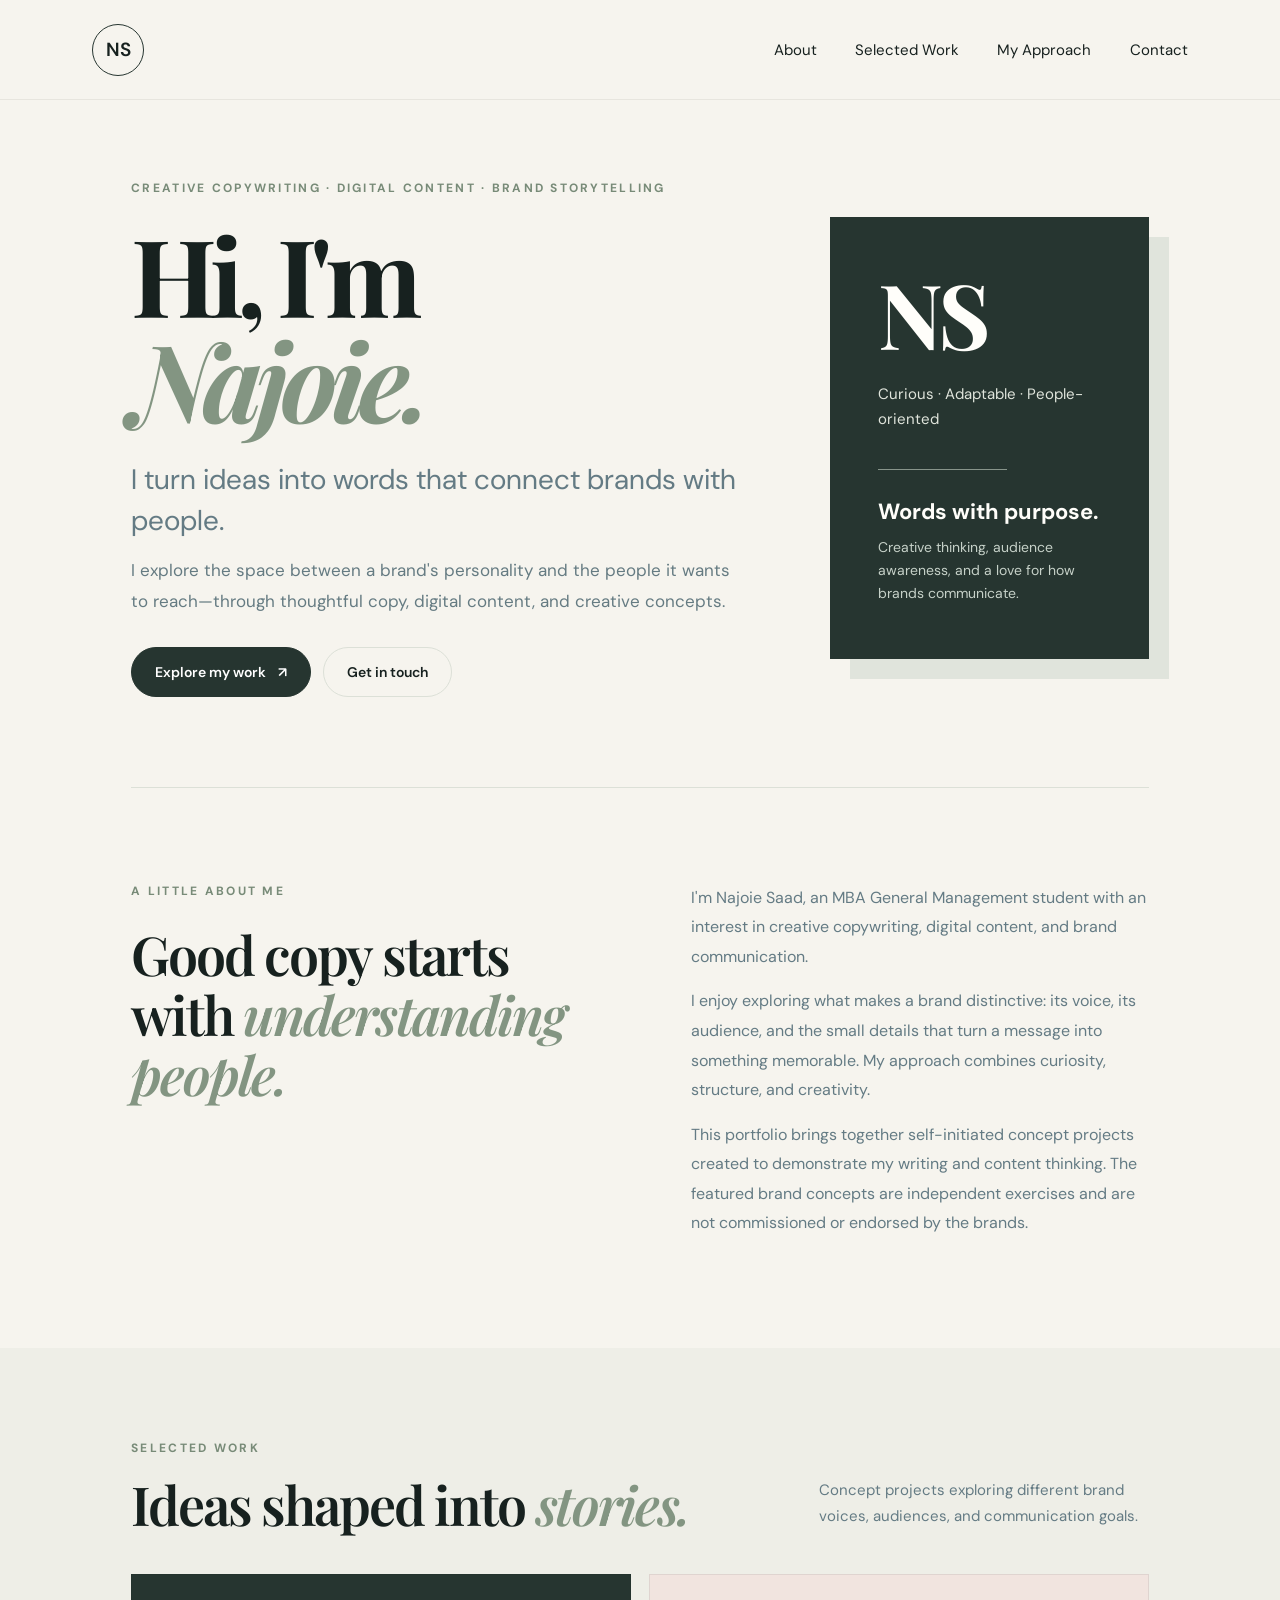
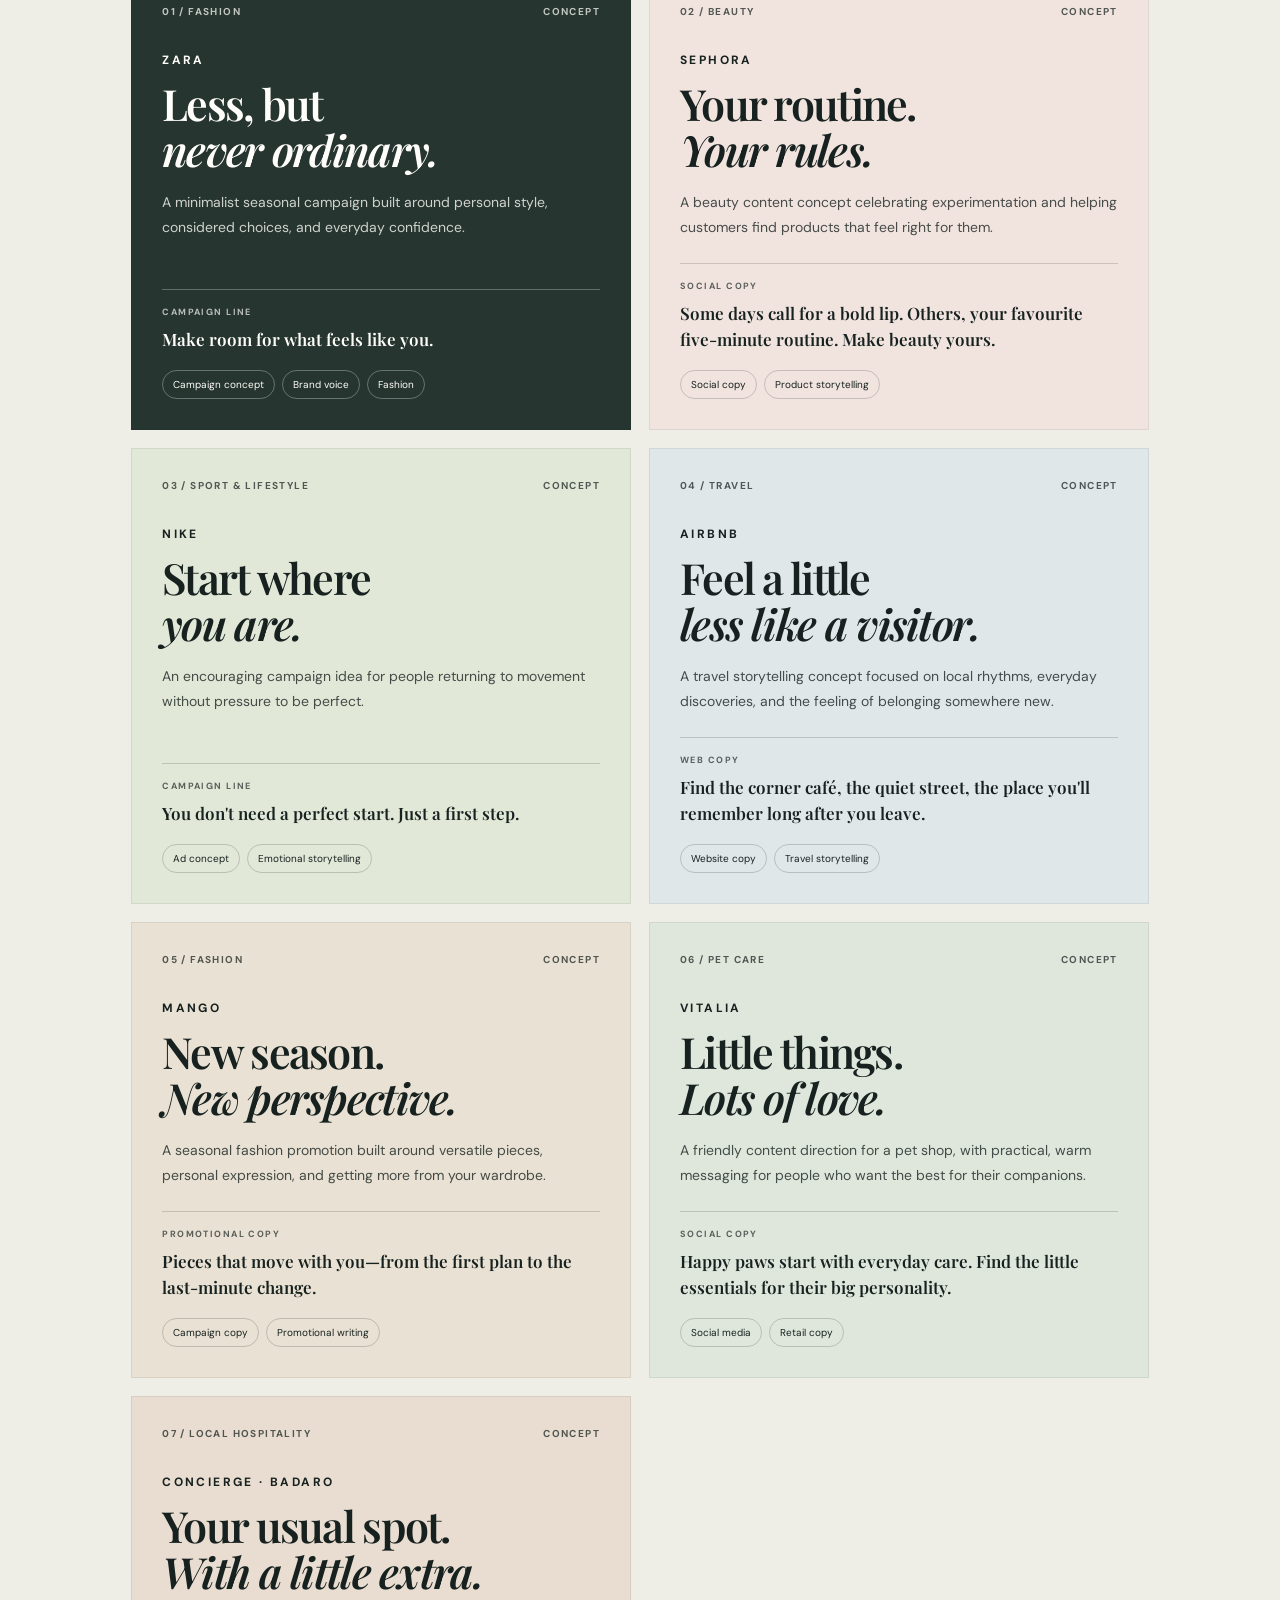
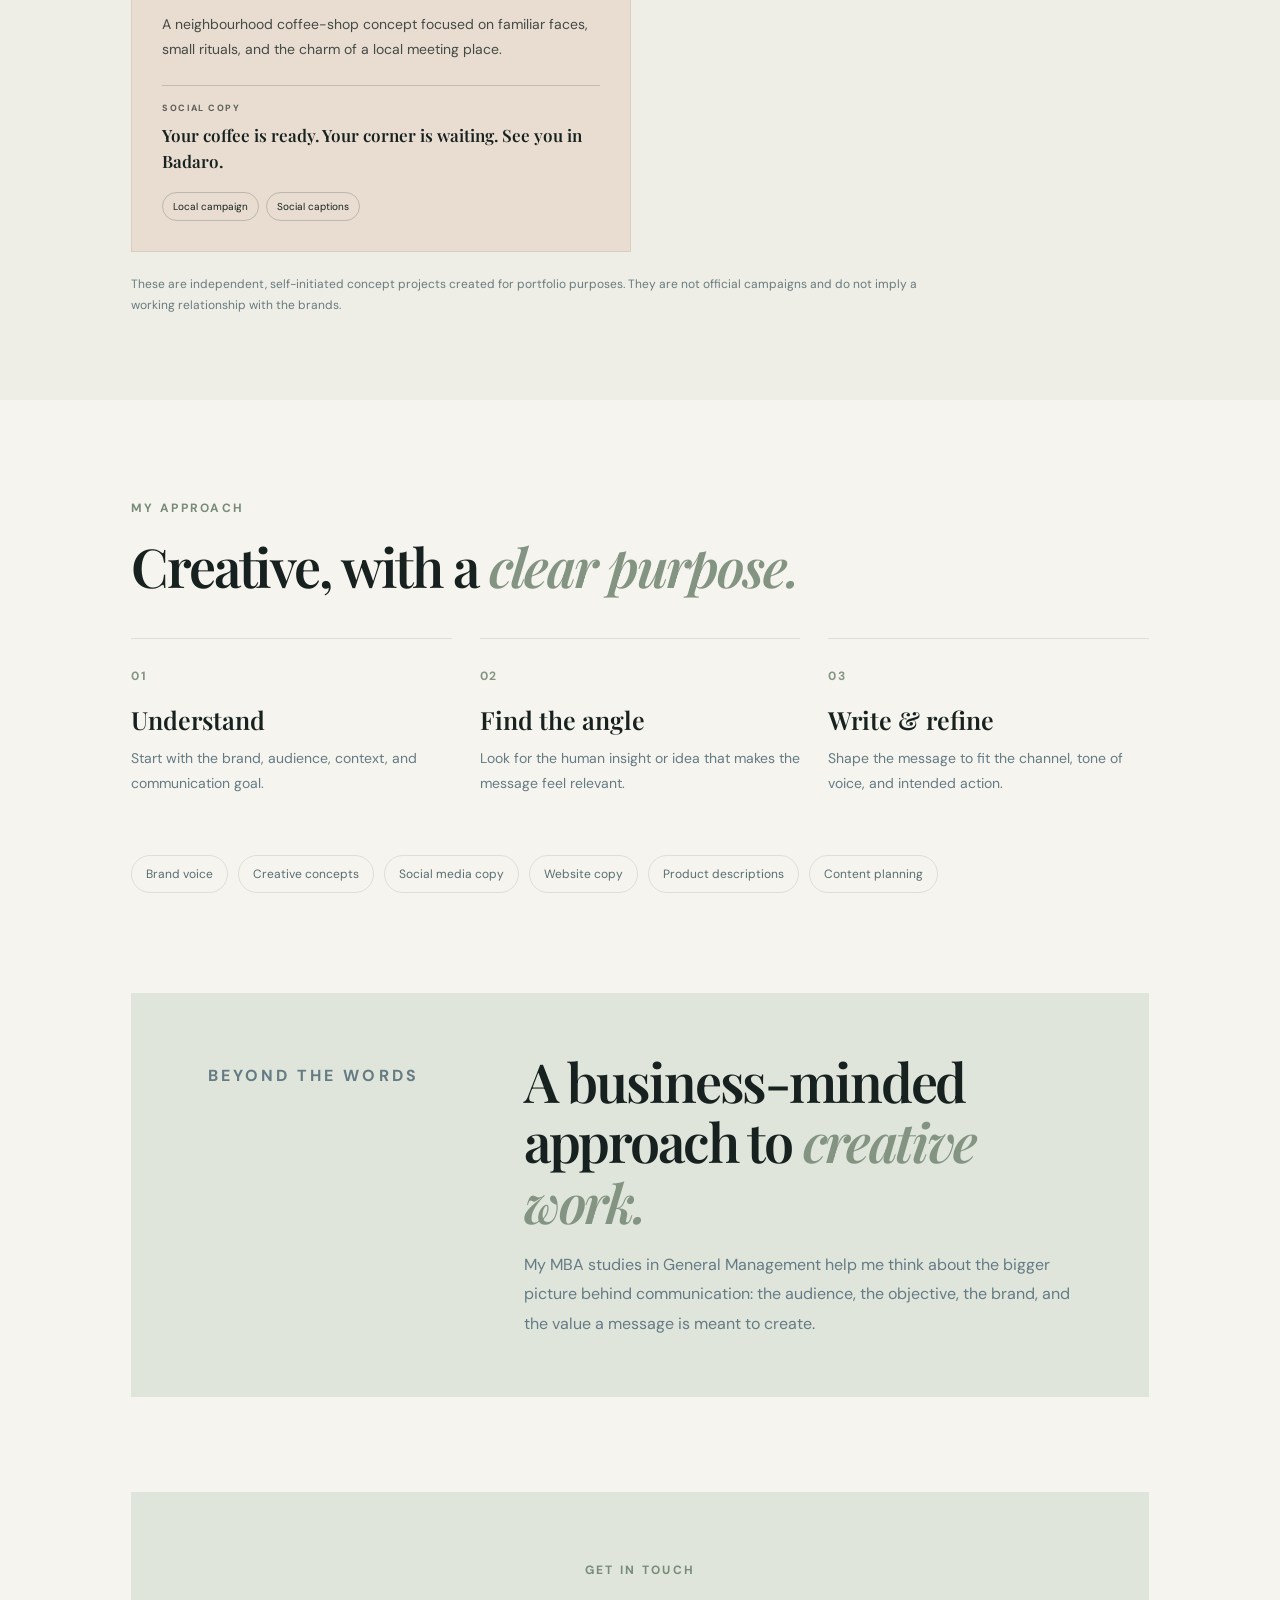
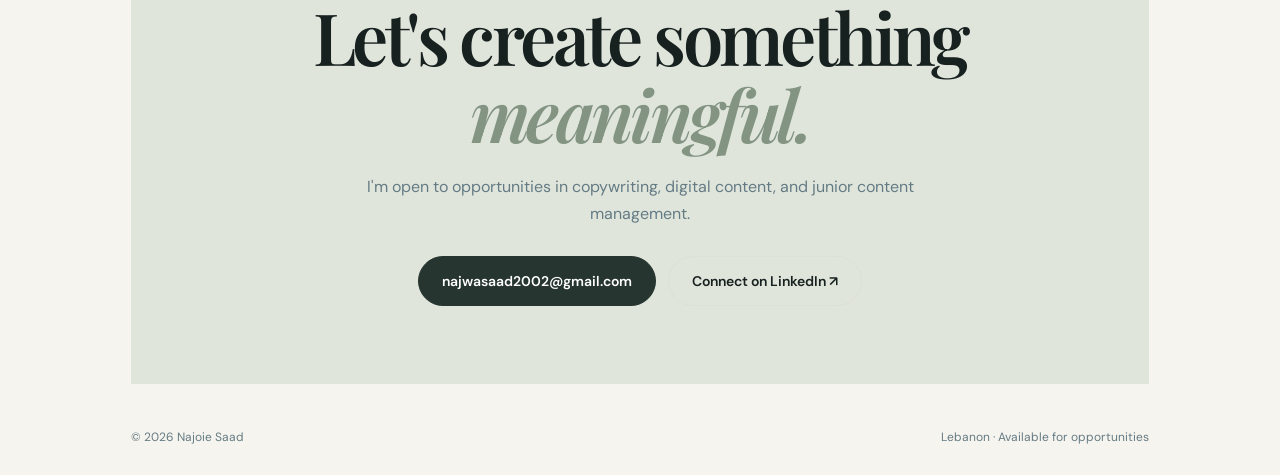
<file: index.html>
<!DOCTYPE html>
<html lang="en">
<head>
  <meta charset="UTF-8" />
  <meta name="viewport" content="width=device-width, initial-scale=1.0" />
  <meta name="description" content="Najoie Saad's portfolio in creative copywriting, digital content, and brand storytelling." />
  <title>Najoie Saad | Copywriting & Content Portfolio</title>
  <link rel="preconnect" href="https://fonts.googleapis.com">
  <link rel="preconnect" href="https://fonts.gstatic.com" crossorigin>
  <link href="https://fonts.googleapis.com/css2?family=DM+Sans:wght@400;500;600;700&family=Playfair+Display:ital,wght@0,600;0,700;1,600;1,700&display=swap" rel="stylesheet">
  <link rel="stylesheet" href="style.css" />
</head>
<body>
  <header class="nav">
    <a class="logo" href="#home" aria-label="Najoie Saad home">NS</a>
    <nav aria-label="Main navigation">
      <a href="#about">About</a>
      <a href="#work">Selected Work</a>
      <a href="#process">My Approach</a>
      <a href="#contact">Contact</a>
    </nav>
  </header>

  <main>
    <section id="home" class="hero section-wrap">
      <div class="hero-copy">
        <p class="eyebrow">CREATIVE COPYWRITING · DIGITAL CONTENT · BRAND STORYTELLING</p>
        <h1>Hi, I'm <span>Najoie.</span></h1>
        <p class="lead">I turn ideas into words that connect brands with people.</p>
        <p class="intro">I explore the space between a brand's personality and the people it wants to reach—through thoughtful copy, digital content, and creative concepts.</p>
        <div class="buttons">
          <a class="button primary" href="#work">Explore my work <span aria-hidden="true">↗</span></a>
          <a class="button secondary" href="#contact">Get in touch</a>
        </div>
      </div>
      <aside class="hero-card">
        <div class="initials">NS</div>
        <p class="card-traits">Curious · Adaptable · People-oriented</p>
        <div class="mini-line"></div>
        <h2>Words with purpose.</h2>
        <p>Creative thinking, audience awareness, and a love for how brands communicate.</p>
      </aside>
    </section>

    <section id="about" class="section-wrap about-section">
      <div>
        <p class="eyebrow">A LITTLE ABOUT ME</p>
        <h2>Good copy starts with <em>understanding people.</em></h2>
      </div>
      <div class="about-text">
        <p>I'm Najoie Saad, an MBA General Management student with an interest in creative copywriting, digital content, and brand communication.</p>
        <p>I enjoy exploring what makes a brand distinctive: its voice, its audience, and the small details that turn a message into something memorable. My approach combines curiosity, structure, and creativity.</p>
        <p>This portfolio brings together self-initiated concept projects created to demonstrate my writing and content thinking. The featured brand concepts are independent exercises and are not commissioned or endorsed by the brands.</p>
      </div>
    </section>

    <section id="work" class="work-section">
      <div class="section-wrap">
        <div class="section-heading">
          <div>
            <p class="eyebrow">SELECTED WORK</p>
            <h2>Ideas shaped into <em>stories.</em></h2>
          </div>
          <p class="section-note">Concept projects exploring different brand voices, audiences, and communication goals.</p>
        </div>

        <div class="project-grid">
          <a href="zara.html" class="project-card project-dark">
            <div class="project-top"><span>01 / FASHION</span><span>CONCEPT</span></div>
            <p class="brand-label">ZARA</p>
            <h3>Less, but<br><em>never ordinary.</em></h3>
            <p class="project-description">A minimalist seasonal campaign built around personal style, considered choices, and everyday confidence.</p>
            <div class="sample-copy">
              <span class="sample-label">CAMPAIGN LINE</span>
              <p>Make room for what feels like you.</p>
            </div>
            <div class="tags"><span>Campaign concept</span><span>Brand voice</span><span>Fashion</span></div>
          </a>

          <a href="sephora.html" class="project-card project-rose">
            <div class="project-top"><span>02 / BEAUTY</span><span>CONCEPT</span></div>
            <p class="brand-label">SEPHORA</p>
            <h3>Your routine.<br><em>Your rules.</em></h3>
            <p class="project-description">A beauty content concept celebrating experimentation and helping customers find products that feel right for them.</p>
            <div class="sample-copy">
              <span class="sample-label">SOCIAL COPY</span>
              <p>Some days call for a bold lip. Others, your favourite five-minute routine. Make beauty yours.</p>
            </div>
            <div class="tags"><span>Social copy</span><span>Product storytelling</span></div>
          </a>

          <a href="nike.html" class="project-card project-lime">
            <div class="project-top"><span>03 / SPORT & LIFESTYLE</span><span>CONCEPT</span></div>
            <p class="brand-label">NIKE</p>
            <h3>Start where<br><em>you are.</em></h3>
            <p class="project-description">An encouraging campaign idea for people returning to movement without pressure to be perfect.</p>
            <div class="sample-copy">
              <span class="sample-label">CAMPAIGN LINE</span>
              <p>You don't need a perfect start. Just a first step.</p>
            </div>
            <div class="tags"><span>Ad concept</span><span>Emotional storytelling</span></div>
          </a>

          <a href="airbnb.html" class="project-card project-blue">
            <div class="project-top"><span>04 / TRAVEL</span><span>CONCEPT</span></div>
            <p class="brand-label">AIRBNB</p>
            <h3>Feel a little<br><em>less like a visitor.</em></h3>
            <p class="project-description">A travel storytelling concept focused on local rhythms, everyday discoveries, and the feeling of belonging somewhere new.</p>
            <div class="sample-copy">
              <span class="sample-label">WEB COPY</span>
              <p>Find the corner café, the quiet street, the place you'll remember long after you leave.</p>
            </div>
            <div class="tags"><span>Website copy</span><span>Travel storytelling</span></div>
         </a>

          <a href="mango.html" class="project-card project-sand">
            <div class="project-top"><span>05 / FASHION</span><span>CONCEPT</span></div>
            <p class="brand-label">MANGO</p>
            <h3>New season.<br><em>New perspective.</em></h3>
            <p class="project-description">A seasonal fashion promotion built around versatile pieces, personal expression, and getting more from your wardrobe.</p>
            <div class="sample-copy">
              <span class="sample-label">PROMOTIONAL COPY</span>
              <p>Pieces that move with you—from the first plan to the last-minute change.</p>
            </div>
            <div class="tags"><span>Campaign copy</span><span>Promotional writing</span></div>
          </a>

          <a href="vitalia.html" class="project-card project-green">
            <div class="project-top"><span>06 / PET CARE</span><span>CONCEPT</span></div>
            <p class="brand-label">VITALIA</p>
            <h3>Little things.<br><em>Lots of love.</em></h3>
            <p class="project-description">A friendly content direction for a pet shop, with practical, warm messaging for people who want the best for their companions.</p>
            <div class="sample-copy">
              <span class="sample-label">SOCIAL COPY</span>
              <p>Happy paws start with everyday care. Find the little essentials for their big personality.</p>
            </div>
            <div class="tags"><span>Social media</span><span>Retail copy</span></div>
          </a>

          <a href="concierge.html" class="project-card project-coffee">
            <div class="project-top"><span>07 / LOCAL HOSPITALITY</span><span>CONCEPT</span></div>
            <p class="brand-label">CONCIERGE · BADARO</p>
            <h3>Your usual spot.<br><em>With a little extra.</em></h3>
            <p class="project-description">A neighbourhood coffee-shop concept focused on familiar faces, small rituals, and the charm of a local meeting place.</p>
            <div class="sample-copy">
              <span class="sample-label">SOCIAL COPY</span>
              <p>Your coffee is ready. Your corner is waiting. See you in Badaro.</p>
            </div>
            <div class="tags"><span>Local campaign</span><span>Social captions</span></div>
          </a>
        </div>
        <p class="disclaimer">These are independent, self-initiated concept projects created for portfolio purposes. They are not official campaigns and do not imply a working relationship with the brands.</p>
      </div>
    </section>

    <section id="process" class="section-wrap process-section">
      <div>
        <p class="eyebrow">MY APPROACH</p>
        <h2>Creative, with a <em>clear purpose.</em></h2>
      </div>
      <div class="process-grid">
        <article><span>01</span><h3>Understand</h3><p>Start with the brand, audience, context, and communication goal.</p></article>
        <article><span>02</span><h3>Find the angle</h3><p>Look for the human insight or idea that makes the message feel relevant.</p></article>
        <article><span>03</span><h3>Write & refine</h3><p>Shape the message to fit the channel, tone of voice, and intended action.</p></article>
      </div>
      <div class="skills-strip">
        <span>Brand voice</span><span>Creative concepts</span><span>Social media copy</span><span>Website copy</span><span>Product descriptions</span><span>Content planning</span>
      </div>
    </section>

    <section class="section-wrap background-section">
      <p class="eyebrow">BEYOND THE WORDS</p>
      <div>
        <h2>A business-minded approach to <em>creative work.</em></h2>
        <p>My MBA studies in General Management help me think about the bigger picture behind communication: the audience, the objective, the brand, and the value a message is meant to create.</p>
      </div>
    </section>

    <section id="contact" class="section-wrap contact-section">
      <p class="eyebrow">GET IN TOUCH</p>
      <h2>Let's create something<br><em>meaningful.</em></h2>
      <p>I'm open to opportunities in copywriting, digital content, and junior content management.</p>
      <div class="contact-buttons">
        <a class="button primary" href="mailto:najwasaad2002@gmail.com">najwasaad2002@gmail.com</a>
        <a class="button secondary" href="https://www.linkedin.com/" target="_blank" rel="noopener noreferrer">Connect on LinkedIn ↗</a>
      </div>
    </section>
  </main>

  <footer class="footer"><span>© 2026 Najoie Saad</span><span>Lebanon · Available for opportunities</span></footer>
</body>
</html>
</file>
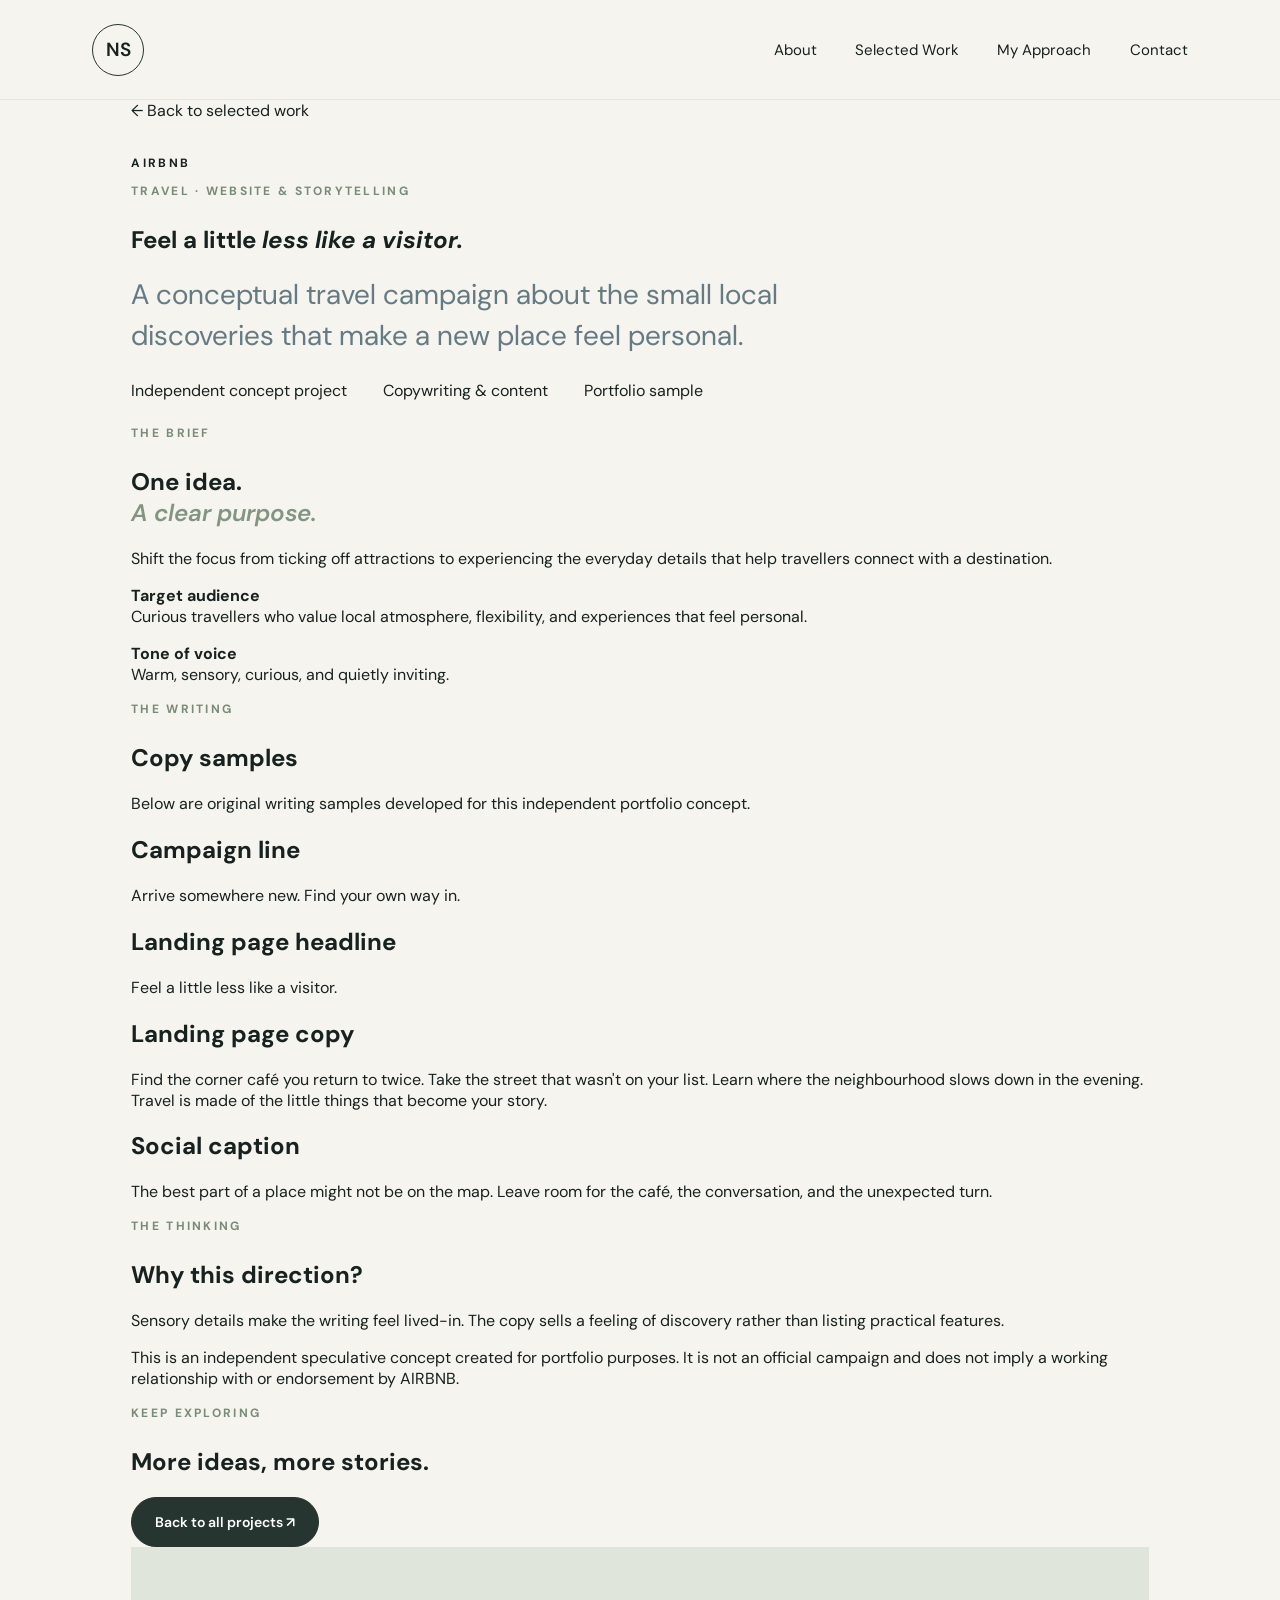
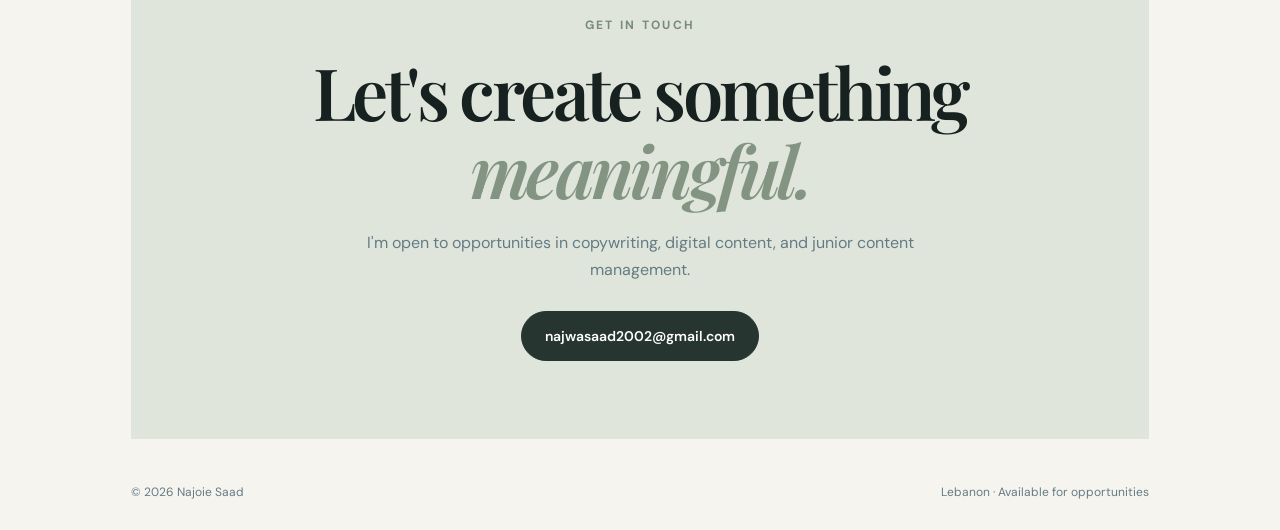
<file: airbnb.html>
<!DOCTYPE html>
<html lang="en">
<head>
  <meta charset="UTF-8" />
  <meta name="viewport" content="width=device-width, initial-scale=1.0" />
  <meta name="description" content="AIRBNB conceptual copywriting project by Najoie Saad." />
  <title>AIRBNB | Najoie Saad Portfolio</title>
  <link rel="preconnect" href="https://fonts.googleapis.com">
  <link rel="preconnect" href="https://fonts.gstatic.com" crossorigin>
  <link href="https://fonts.googleapis.com/css2?family=DM+Sans:wght@400;500;600;700&family=Playfair+Display:ital,wght@0,600;0,700;1,600;1,700&display=swap" rel="stylesheet">
  <link rel="stylesheet" href="style.css" />
</head>
<body>
  <header class="nav">
    <a class="logo" href="index.html#home" aria-label="Najoie Saad home">NS</a>
    <nav aria-label="Main navigation">
      <a href="index.html#about">About</a>
      <a href="index.html#work">Selected Work</a>
      <a href="index.html#process">My Approach</a>
      <a href="index.html#contact">Contact</a>
    </nav>
  </header>
  <main>
    <section class="section-wrap project-page-hero">
      <a class="back-link" href="index.html#work">← Back to selected work</a>
      <p class="brand-label">AIRBNB</p>
      <p class="eyebrow">TRAVEL · WEBSITE & STORYTELLING</p>
      <h1>Feel a little <em>less like a visitor.</em></h1>
      <p class="lead">A conceptual travel campaign about the small local discoveries that make a new place feel personal.</p>
      <div class="project-meta"><span>Independent concept project</span><span>Copywriting & content</span><span>Portfolio sample</span></div>
    </section>
    <section class="case-study">
      <div class="section-wrap case-grid">
        <aside class="case-sidebar">
          <p class="eyebrow">THE BRIEF</p>
          <h2>One idea.<br><em>A clear purpose.</em></h2>
          <p>Shift the focus from ticking off attractions to experiencing the everyday details that help travellers connect with a destination.</p>
          <p><strong>Target audience</strong><br>Curious travellers who value local atmosphere, flexibility, and experiences that feel personal.</p>
          <p><strong>Tone of voice</strong><br>Warm, sensory, curious, and quietly inviting.</p>
        </aside>
        <div class="case-content">
          <section><p class="eyebrow">THE WRITING</p><h2>Copy samples</h2><p>Below are original writing samples developed for this independent portfolio concept.</p></section>
          <section><h2>Campaign line</h2><div class="copy-sample"><p>Arrive somewhere new. Find your own way in.</p></div></section>
<section><h2>Landing page headline</h2><div class="copy-sample"><p>Feel a little less like a visitor.</p></div></section>
<section><h2>Landing page copy</h2><div class="copy-sample"><p>Find the corner café you return to twice. Take the street that wasn't on your list. Learn where the neighbourhood slows down in the evening. Travel is made of the little things that become your story.</p></div></section>
<section><h2>Social caption</h2><div class="copy-sample"><p>The best part of a place might not be on the map. Leave room for the café, the conversation, and the unexpected turn.</p></div></section>

          <section><p class="eyebrow">THE THINKING</p><h2>Why this direction?</h2><p>Sensory details make the writing feel lived-in. The copy sells a feeling of discovery rather than listing practical features.</p></section>
          <p class="case-note">This is an independent speculative concept created for portfolio purposes. It is not an official campaign and does not imply a working relationship with or endorsement by AIRBNB.</p>
        </div>
      </div>
    </section>
    <section class="section-wrap next-project">
      <div><p class="eyebrow">KEEP EXPLORING</p><h2>More ideas, more stories.</h2></div>
      <a class="button primary" href="index.html#work">Back to all projects ↗</a>
    </section>
    <section id="contact" class="section-wrap contact-section">
      <p class="eyebrow">GET IN TOUCH</p>
      <h2>Let's create something<br><em>meaningful.</em></h2>
      <p>I'm open to opportunities in copywriting, digital content, and junior content management.</p>
      <div class="contact-buttons"><a class="button primary" href="mailto:najwasaad2002@gmail.com">najwasaad2002@gmail.com</a></div>
    </section>
  </main>
  <footer class="footer"><span>© 2026 Najoie Saad</span><span>Lebanon · Available for opportunities</span></footer>
</body>
</html>
</file>
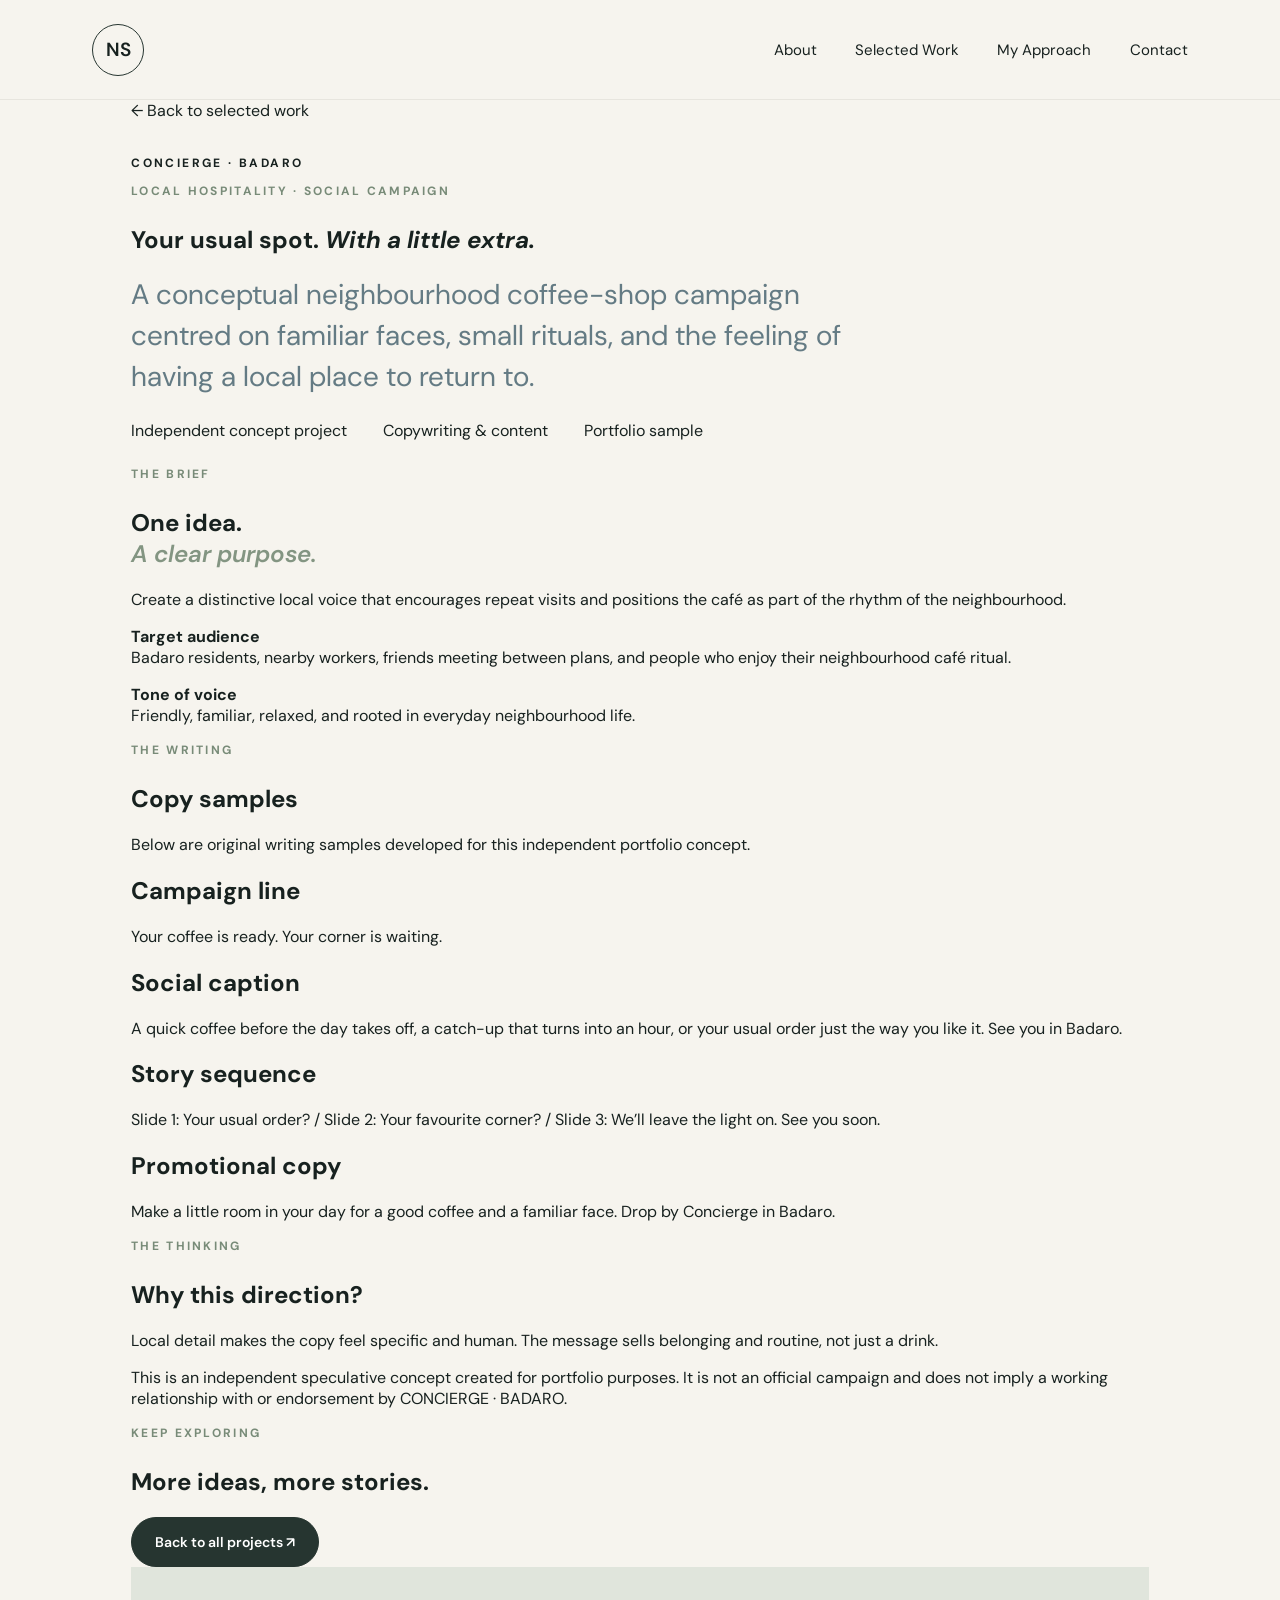
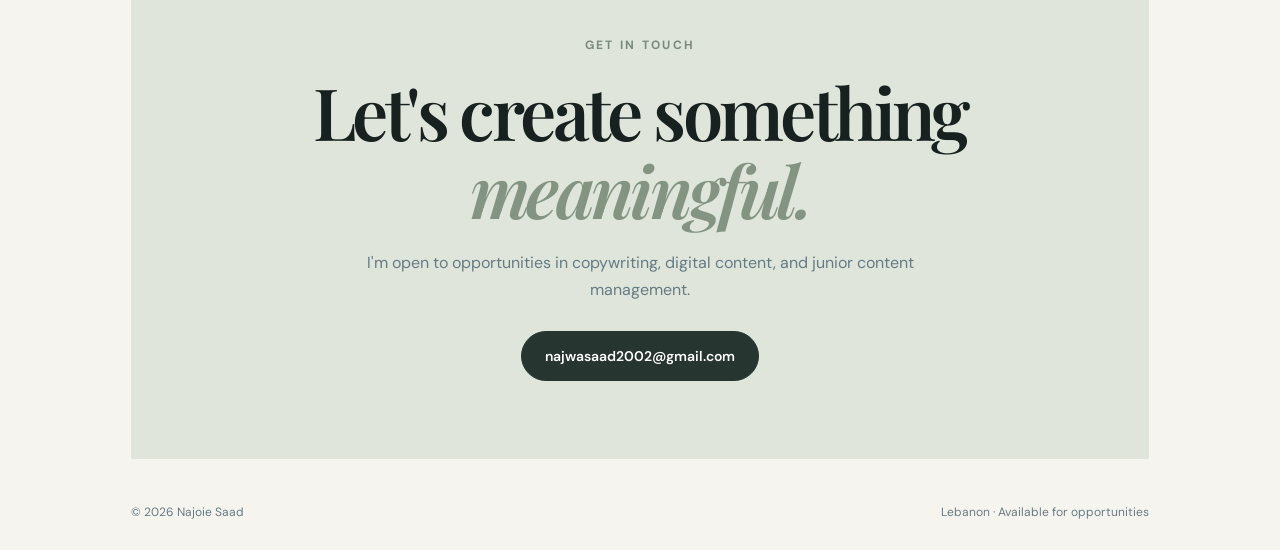
<file: concierge.html>
<!DOCTYPE html>
<html lang="en">
<head>
  <meta charset="UTF-8" />
  <meta name="viewport" content="width=device-width, initial-scale=1.0" />
  <meta name="description" content="CONCIERGE · BADARO conceptual copywriting project by Najoie Saad." />
  <title>CONCIERGE · BADARO | Najoie Saad Portfolio</title>
  <link rel="preconnect" href="https://fonts.googleapis.com">
  <link rel="preconnect" href="https://fonts.gstatic.com" crossorigin>
  <link href="https://fonts.googleapis.com/css2?family=DM+Sans:wght@400;500;600;700&family=Playfair+Display:ital,wght@0,600;0,700;1,600;1,700&display=swap" rel="stylesheet">
  <link rel="stylesheet" href="style.css" />
</head>
<body>
  <header class="nav">
    <a class="logo" href="index.html#home" aria-label="Najoie Saad home">NS</a>
    <nav aria-label="Main navigation">
      <a href="index.html#about">About</a>
      <a href="index.html#work">Selected Work</a>
      <a href="index.html#process">My Approach</a>
      <a href="index.html#contact">Contact</a>
    </nav>
  </header>
  <main>
    <section class="section-wrap project-page-hero">
      <a class="back-link" href="index.html#work">← Back to selected work</a>
      <p class="brand-label">CONCIERGE · BADARO</p>
      <p class="eyebrow">LOCAL HOSPITALITY · SOCIAL CAMPAIGN</p>
      <h1>Your usual spot. <em>With a little extra.</em></h1>
      <p class="lead">A conceptual neighbourhood coffee-shop campaign centred on familiar faces, small rituals, and the feeling of having a local place to return to.</p>
      <div class="project-meta"><span>Independent concept project</span><span>Copywriting & content</span><span>Portfolio sample</span></div>
    </section>
    <section class="case-study">
      <div class="section-wrap case-grid">
        <aside class="case-sidebar">
          <p class="eyebrow">THE BRIEF</p>
          <h2>One idea.<br><em>A clear purpose.</em></h2>
          <p>Create a distinctive local voice that encourages repeat visits and positions the café as part of the rhythm of the neighbourhood.</p>
          <p><strong>Target audience</strong><br>Badaro residents, nearby workers, friends meeting between plans, and people who enjoy their neighbourhood café ritual.</p>
          <p><strong>Tone of voice</strong><br>Friendly, familiar, relaxed, and rooted in everyday neighbourhood life.</p>
        </aside>
        <div class="case-content">
          <section><p class="eyebrow">THE WRITING</p><h2>Copy samples</h2><p>Below are original writing samples developed for this independent portfolio concept.</p></section>
          <section><h2>Campaign line</h2><div class="copy-sample"><p>Your coffee is ready. Your corner is waiting.</p></div></section>
<section><h2>Social caption</h2><div class="copy-sample"><p>A quick coffee before the day takes off, a catch-up that turns into an hour, or your usual order just the way you like it. See you in Badaro.</p></div></section>
<section><h2>Story sequence</h2><div class="copy-sample"><p>Slide 1: Your usual order? / Slide 2: Your favourite corner? / Slide 3: We’ll leave the light on. See you soon.</p></div></section>
<section><h2>Promotional copy</h2><div class="copy-sample"><p>Make a little room in your day for a good coffee and a familiar face. Drop by Concierge in Badaro.</p></div></section>

          <section><p class="eyebrow">THE THINKING</p><h2>Why this direction?</h2><p>Local detail makes the copy feel specific and human. The message sells belonging and routine, not just a drink.</p></section>
          <p class="case-note">This is an independent speculative concept created for portfolio purposes. It is not an official campaign and does not imply a working relationship with or endorsement by CONCIERGE · BADARO.</p>
        </div>
      </div>
    </section>
    <section class="section-wrap next-project">
      <div><p class="eyebrow">KEEP EXPLORING</p><h2>More ideas, more stories.</h2></div>
      <a class="button primary" href="index.html#work">Back to all projects ↗</a>
    </section>
    <section id="contact" class="section-wrap contact-section">
      <p class="eyebrow">GET IN TOUCH</p>
      <h2>Let's create something<br><em>meaningful.</em></h2>
      <p>I'm open to opportunities in copywriting, digital content, and junior content management.</p>
      <div class="contact-buttons"><a class="button primary" href="mailto:najwasaad2002@gmail.com">najwasaad2002@gmail.com</a></div>
    </section>
  </main>
  <footer class="footer"><span>© 2026 Najoie Saad</span><span>Lebanon · Available for opportunities</span></footer>
</body>
</html>
</file>
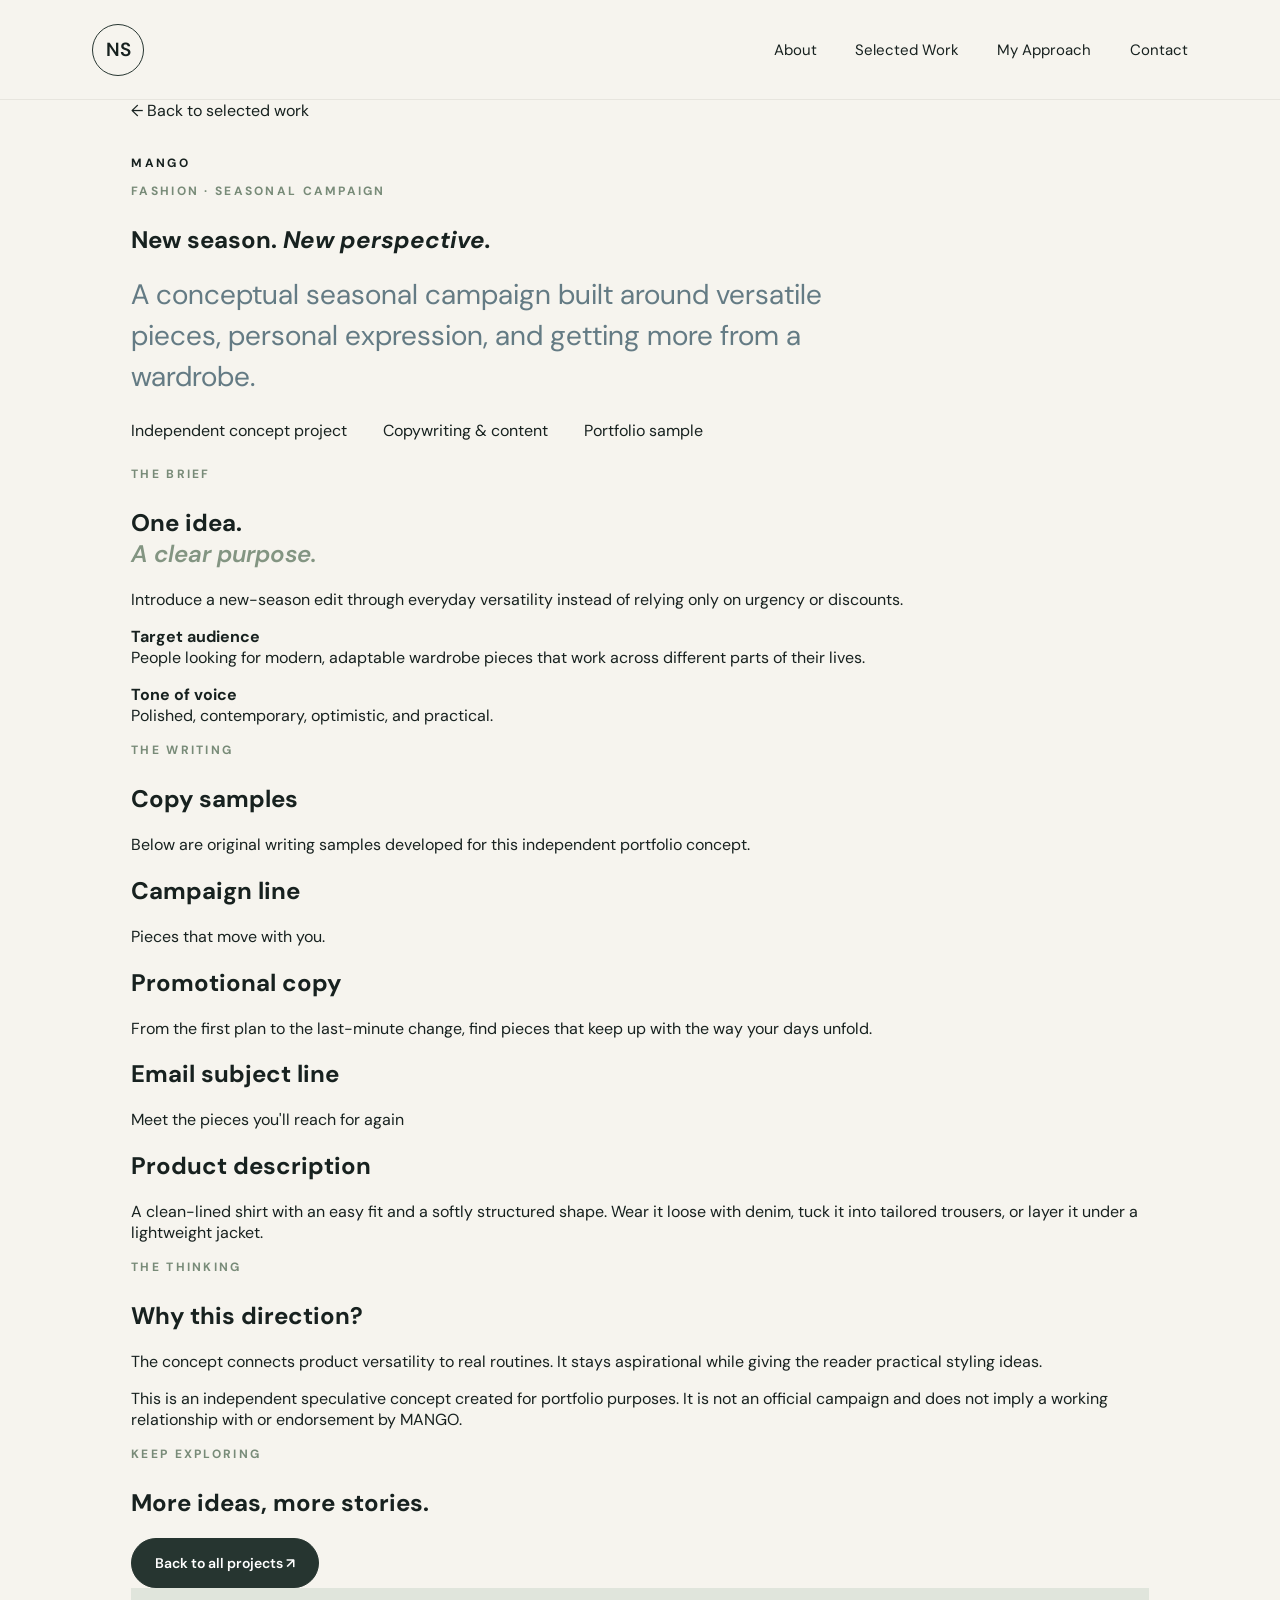
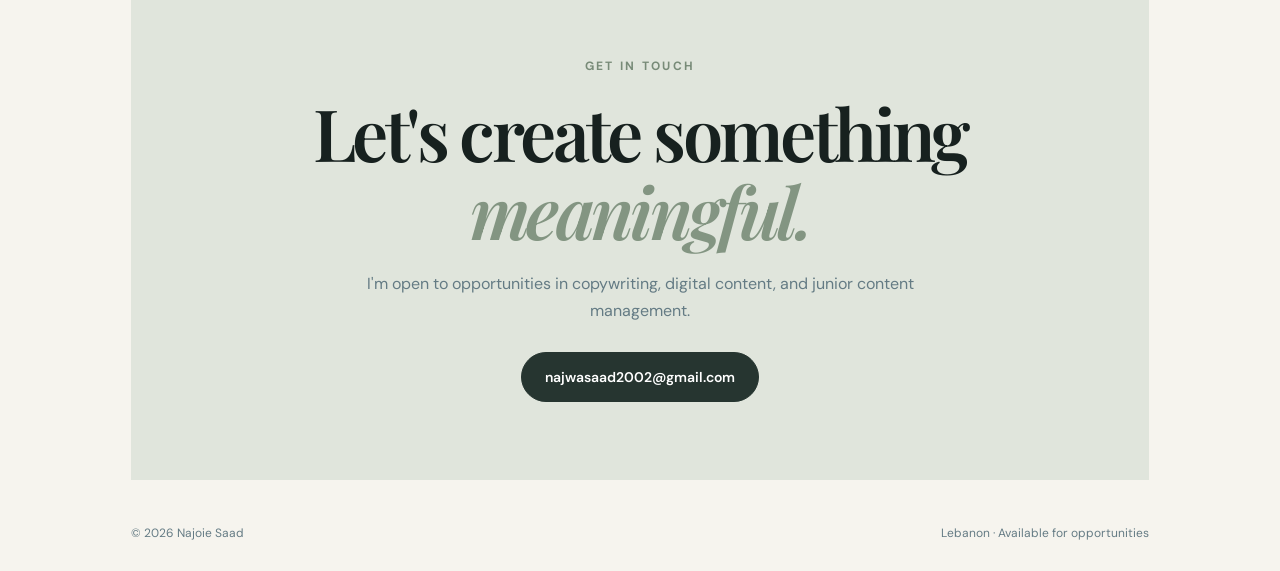
<file: mango.html>
<!DOCTYPE html>
<html lang="en">
<head>
  <meta charset="UTF-8" />
  <meta name="viewport" content="width=device-width, initial-scale=1.0" />
  <meta name="description" content="MANGO conceptual copywriting project by Najoie Saad." />
  <title>MANGO | Najoie Saad Portfolio</title>
  <link rel="preconnect" href="https://fonts.googleapis.com">
  <link rel="preconnect" href="https://fonts.gstatic.com" crossorigin>
  <link href="https://fonts.googleapis.com/css2?family=DM+Sans:wght@400;500;600;700&family=Playfair+Display:ital,wght@0,600;0,700;1,600;1,700&display=swap" rel="stylesheet">
  <link rel="stylesheet" href="style.css" />
</head>
<body>
  <header class="nav">
    <a class="logo" href="index.html#home" aria-label="Najoie Saad home">NS</a>
    <nav aria-label="Main navigation">
      <a href="index.html#about">About</a>
      <a href="index.html#work">Selected Work</a>
      <a href="index.html#process">My Approach</a>
      <a href="index.html#contact">Contact</a>
    </nav>
  </header>
  <main>
    <section class="section-wrap project-page-hero">
      <a class="back-link" href="index.html#work">← Back to selected work</a>
      <p class="brand-label">MANGO</p>
      <p class="eyebrow">FASHION · SEASONAL CAMPAIGN</p>
      <h1>New season. <em>New perspective.</em></h1>
      <p class="lead">A conceptual seasonal campaign built around versatile pieces, personal expression, and getting more from a wardrobe.</p>
      <div class="project-meta"><span>Independent concept project</span><span>Copywriting & content</span><span>Portfolio sample</span></div>
    </section>
    <section class="case-study">
      <div class="section-wrap case-grid">
        <aside class="case-sidebar">
          <p class="eyebrow">THE BRIEF</p>
          <h2>One idea.<br><em>A clear purpose.</em></h2>
          <p>Introduce a new-season edit through everyday versatility instead of relying only on urgency or discounts.</p>
          <p><strong>Target audience</strong><br>People looking for modern, adaptable wardrobe pieces that work across different parts of their lives.</p>
          <p><strong>Tone of voice</strong><br>Polished, contemporary, optimistic, and practical.</p>
        </aside>
        <div class="case-content">
          <section><p class="eyebrow">THE WRITING</p><h2>Copy samples</h2><p>Below are original writing samples developed for this independent portfolio concept.</p></section>
          <section><h2>Campaign line</h2><div class="copy-sample"><p>Pieces that move with you.</p></div></section>
<section><h2>Promotional copy</h2><div class="copy-sample"><p>From the first plan to the last-minute change, find pieces that keep up with the way your days unfold.</p></div></section>
<section><h2>Email subject line</h2><div class="copy-sample"><p>Meet the pieces you'll reach for again</p></div></section>
<section><h2>Product description</h2><div class="copy-sample"><p>A clean-lined shirt with an easy fit and a softly structured shape. Wear it loose with denim, tuck it into tailored trousers, or layer it under a lightweight jacket.</p></div></section>

          <section><p class="eyebrow">THE THINKING</p><h2>Why this direction?</h2><p>The concept connects product versatility to real routines. It stays aspirational while giving the reader practical styling ideas.</p></section>
          <p class="case-note">This is an independent speculative concept created for portfolio purposes. It is not an official campaign and does not imply a working relationship with or endorsement by MANGO.</p>
        </div>
      </div>
    </section>
    <section class="section-wrap next-project">
      <div><p class="eyebrow">KEEP EXPLORING</p><h2>More ideas, more stories.</h2></div>
      <a class="button primary" href="index.html#work">Back to all projects ↗</a>
    </section>
    <section id="contact" class="section-wrap contact-section">
      <p class="eyebrow">GET IN TOUCH</p>
      <h2>Let's create something<br><em>meaningful.</em></h2>
      <p>I'm open to opportunities in copywriting, digital content, and junior content management.</p>
      <div class="contact-buttons"><a class="button primary" href="mailto:najwasaad2002@gmail.com">najwasaad2002@gmail.com</a></div>
    </section>
  </main>
  <footer class="footer"><span>© 2026 Najoie Saad</span><span>Lebanon · Available for opportunities</span></footer>
</body>
</html>
</file>
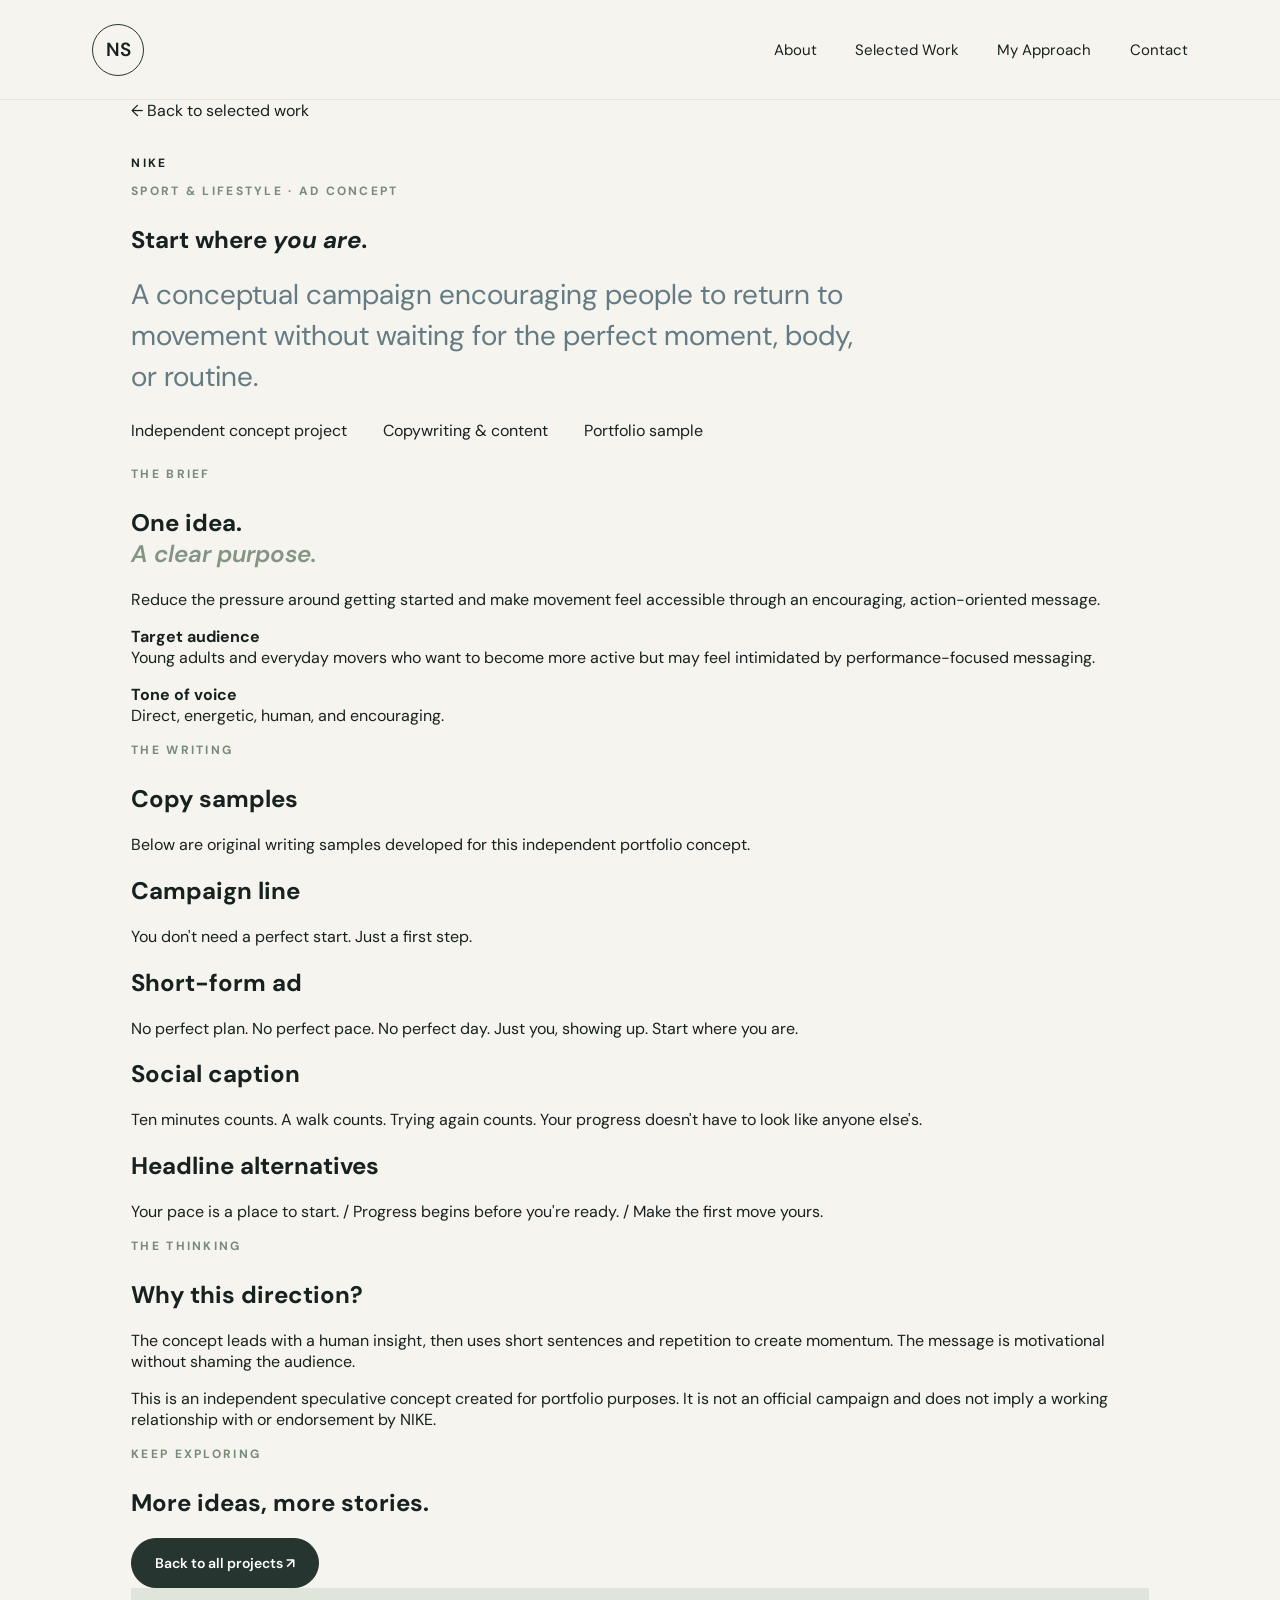
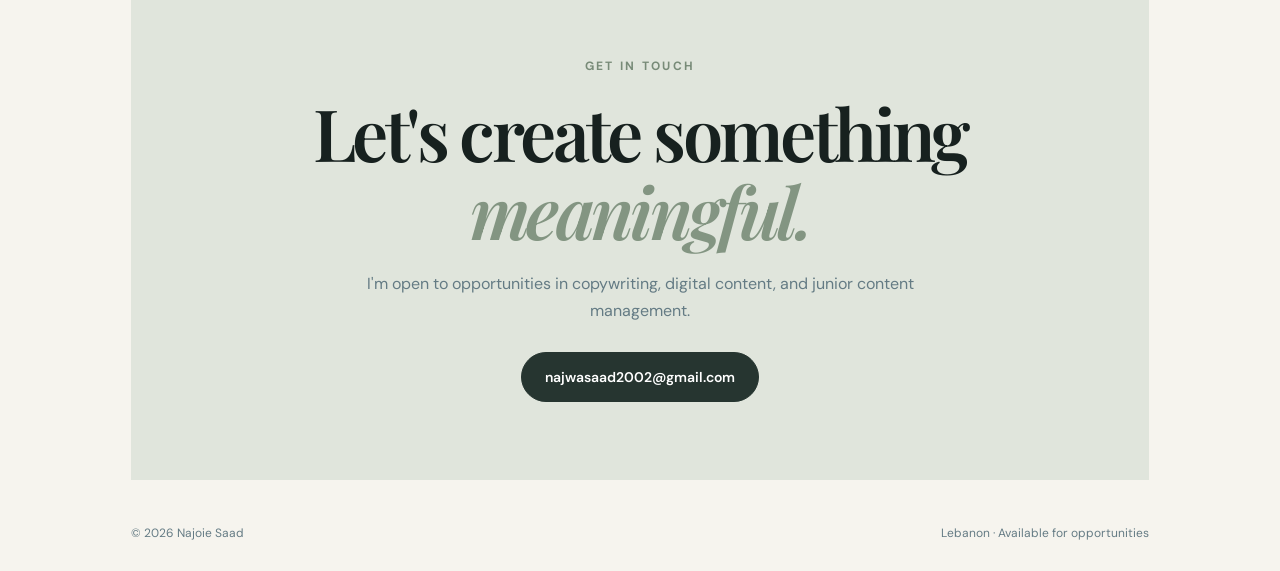
<file: nike.html>
<!DOCTYPE html>
<html lang="en">
<head>
  <meta charset="UTF-8" />
  <meta name="viewport" content="width=device-width, initial-scale=1.0" />
  <meta name="description" content="NIKE conceptual copywriting project by Najoie Saad." />
  <title>NIKE | Najoie Saad Portfolio</title>
  <link rel="preconnect" href="https://fonts.googleapis.com">
  <link rel="preconnect" href="https://fonts.gstatic.com" crossorigin>
  <link href="https://fonts.googleapis.com/css2?family=DM+Sans:wght@400;500;600;700&family=Playfair+Display:ital,wght@0,600;0,700;1,600;1,700&display=swap" rel="stylesheet">
  <link rel="stylesheet" href="style.css" />
</head>
<body>
  <header class="nav">
    <a class="logo" href="index.html#home" aria-label="Najoie Saad home">NS</a>
    <nav aria-label="Main navigation">
      <a href="index.html#about">About</a>
      <a href="index.html#work">Selected Work</a>
      <a href="index.html#process">My Approach</a>
      <a href="index.html#contact">Contact</a>
    </nav>
  </header>
  <main>
    <section class="section-wrap project-page-hero">
      <a class="back-link" href="index.html#work">← Back to selected work</a>
      <p class="brand-label">NIKE</p>
      <p class="eyebrow">SPORT & LIFESTYLE · AD CONCEPT</p>
      <h1>Start where <em>you are.</em></h1>
      <p class="lead">A conceptual campaign encouraging people to return to movement without waiting for the perfect moment, body, or routine.</p>
      <div class="project-meta"><span>Independent concept project</span><span>Copywriting & content</span><span>Portfolio sample</span></div>
    </section>
    <section class="case-study">
      <div class="section-wrap case-grid">
        <aside class="case-sidebar">
          <p class="eyebrow">THE BRIEF</p>
          <h2>One idea.<br><em>A clear purpose.</em></h2>
          <p>Reduce the pressure around getting started and make movement feel accessible through an encouraging, action-oriented message.</p>
          <p><strong>Target audience</strong><br>Young adults and everyday movers who want to become more active but may feel intimidated by performance-focused messaging.</p>
          <p><strong>Tone of voice</strong><br>Direct, energetic, human, and encouraging.</p>
        </aside>
        <div class="case-content">
          <section><p class="eyebrow">THE WRITING</p><h2>Copy samples</h2><p>Below are original writing samples developed for this independent portfolio concept.</p></section>
          <section><h2>Campaign line</h2><div class="copy-sample"><p>You don't need a perfect start. Just a first step.</p></div></section>
<section><h2>Short-form ad</h2><div class="copy-sample"><p>No perfect plan. No perfect pace. No perfect day. Just you, showing up. Start where you are.</p></div></section>
<section><h2>Social caption</h2><div class="copy-sample"><p>Ten minutes counts. A walk counts. Trying again counts. Your progress doesn't have to look like anyone else's.</p></div></section>
<section><h2>Headline alternatives</h2><div class="copy-sample"><p>Your pace is a place to start. / Progress begins before you're ready. / Make the first move yours.</p></div></section>

          <section><p class="eyebrow">THE THINKING</p><h2>Why this direction?</h2><p>The concept leads with a human insight, then uses short sentences and repetition to create momentum. The message is motivational without shaming the audience.</p></section>
          <p class="case-note">This is an independent speculative concept created for portfolio purposes. It is not an official campaign and does not imply a working relationship with or endorsement by NIKE.</p>
        </div>
      </div>
    </section>
    <section class="section-wrap next-project">
      <div><p class="eyebrow">KEEP EXPLORING</p><h2>More ideas, more stories.</h2></div>
      <a class="button primary" href="index.html#work">Back to all projects ↗</a>
    </section>
    <section id="contact" class="section-wrap contact-section">
      <p class="eyebrow">GET IN TOUCH</p>
      <h2>Let's create something<br><em>meaningful.</em></h2>
      <p>I'm open to opportunities in copywriting, digital content, and junior content management.</p>
      <div class="contact-buttons"><a class="button primary" href="mailto:najwasaad2002@gmail.com">najwasaad2002@gmail.com</a></div>
    </section>
  </main>
  <footer class="footer"><span>© 2026 Najoie Saad</span><span>Lebanon · Available for opportunities</span></footer>
</body>
</html>
</file>
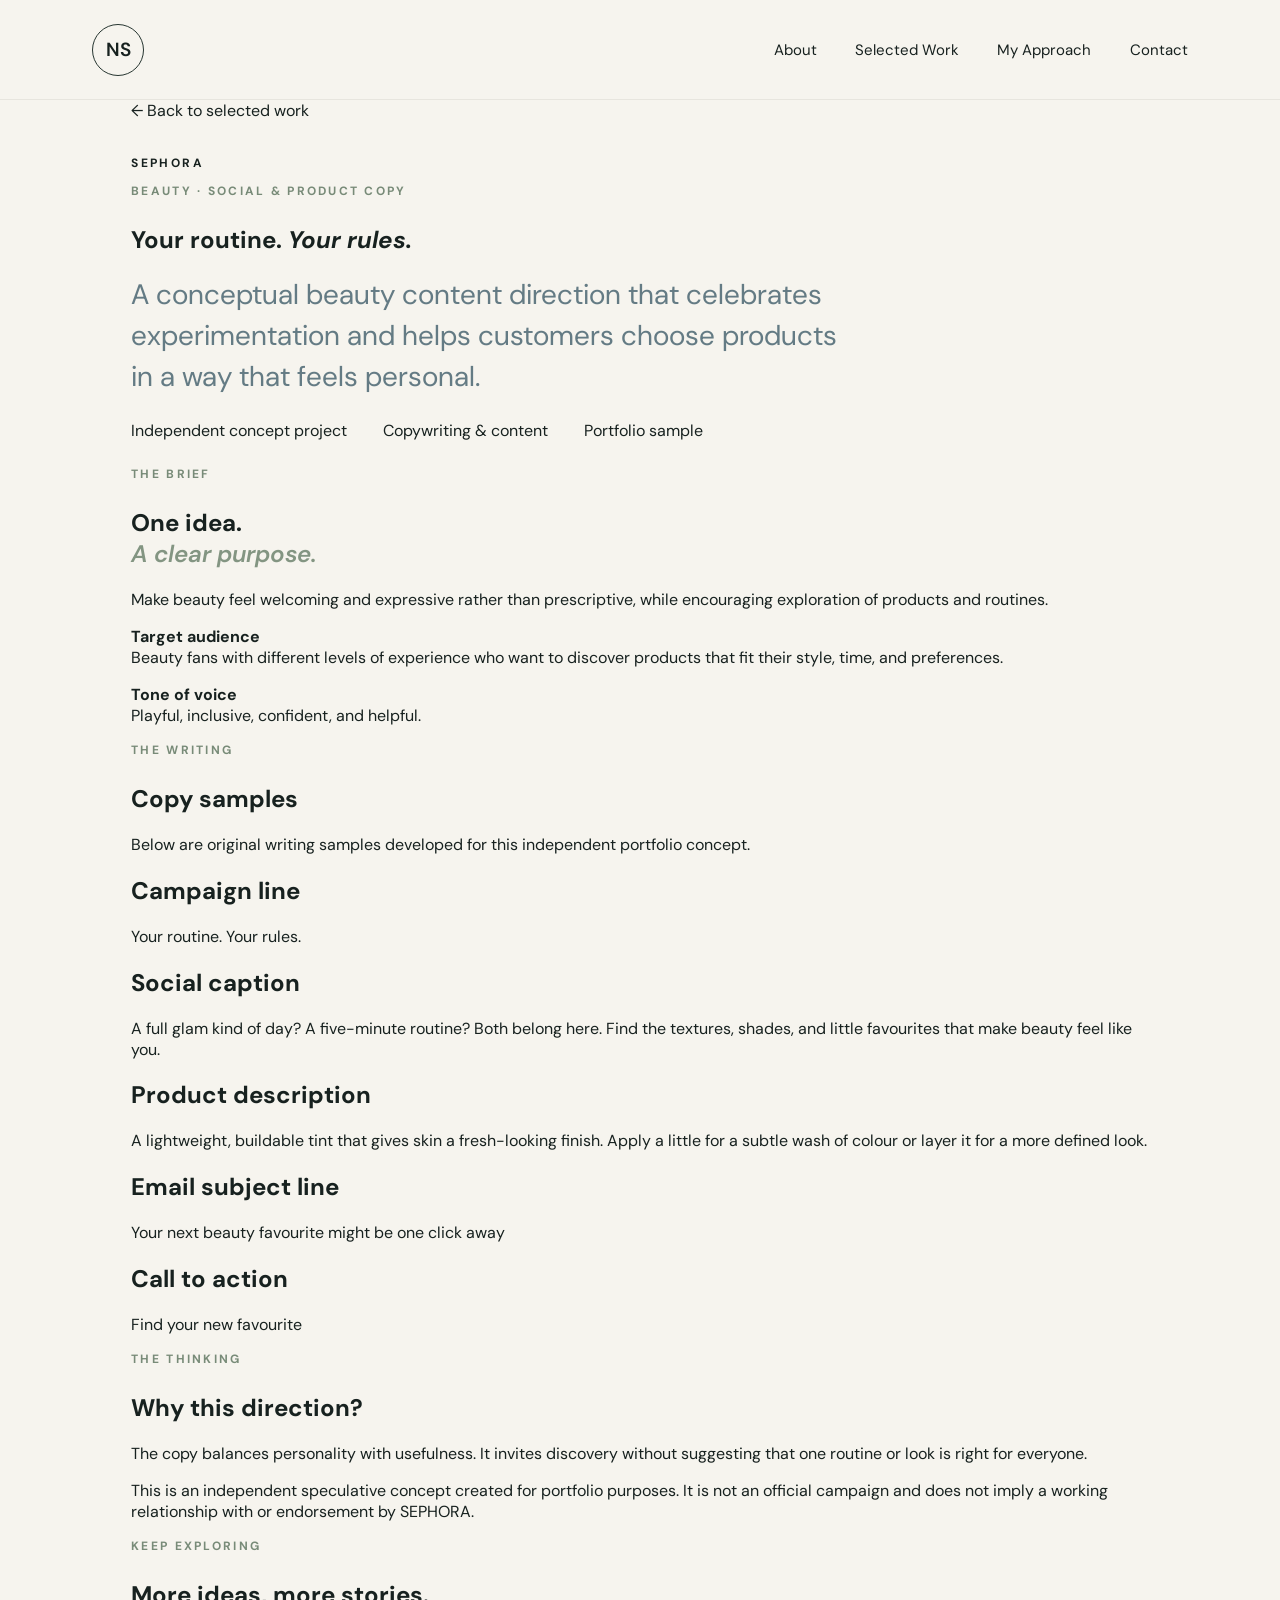
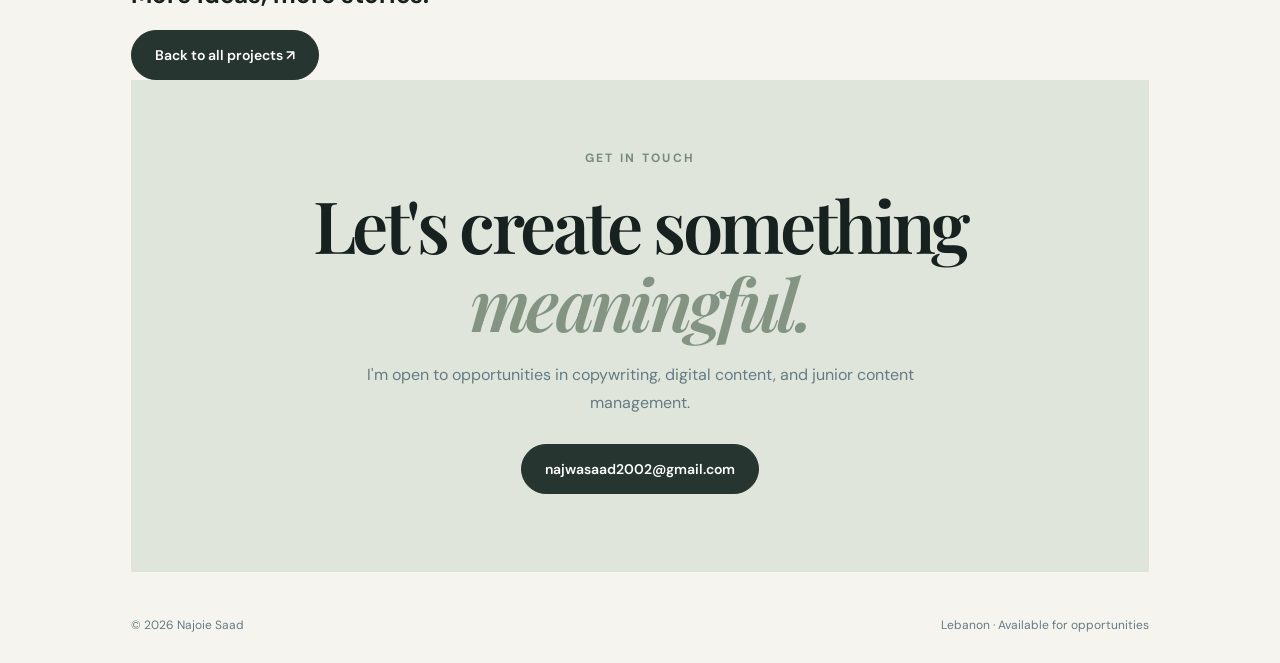
<file: sephora.html>
<!DOCTYPE html>
<html lang="en">
<head>
  <meta charset="UTF-8" />
  <meta name="viewport" content="width=device-width, initial-scale=1.0" />
  <meta name="description" content="SEPHORA conceptual copywriting project by Najoie Saad." />
  <title>SEPHORA | Najoie Saad Portfolio</title>
  <link rel="preconnect" href="https://fonts.googleapis.com">
  <link rel="preconnect" href="https://fonts.gstatic.com" crossorigin>
  <link href="https://fonts.googleapis.com/css2?family=DM+Sans:wght@400;500;600;700&family=Playfair+Display:ital,wght@0,600;0,700;1,600;1,700&display=swap" rel="stylesheet">
  <link rel="stylesheet" href="style.css" />
</head>
<body>
  <header class="nav">
    <a class="logo" href="index.html#home" aria-label="Najoie Saad home">NS</a>
    <nav aria-label="Main navigation">
      <a href="index.html#about">About</a>
      <a href="index.html#work">Selected Work</a>
      <a href="index.html#process">My Approach</a>
      <a href="index.html#contact">Contact</a>
    </nav>
  </header>
  <main>
    <section class="section-wrap project-page-hero">
      <a class="back-link" href="index.html#work">← Back to selected work</a>
      <p class="brand-label">SEPHORA</p>
      <p class="eyebrow">BEAUTY · SOCIAL & PRODUCT COPY</p>
      <h1>Your routine. <em>Your rules.</em></h1>
      <p class="lead">A conceptual beauty content direction that celebrates experimentation and helps customers choose products in a way that feels personal.</p>
      <div class="project-meta"><span>Independent concept project</span><span>Copywriting & content</span><span>Portfolio sample</span></div>
    </section>
    <section class="case-study">
      <div class="section-wrap case-grid">
        <aside class="case-sidebar">
          <p class="eyebrow">THE BRIEF</p>
          <h2>One idea.<br><em>A clear purpose.</em></h2>
          <p>Make beauty feel welcoming and expressive rather than prescriptive, while encouraging exploration of products and routines.</p>
          <p><strong>Target audience</strong><br>Beauty fans with different levels of experience who want to discover products that fit their style, time, and preferences.</p>
          <p><strong>Tone of voice</strong><br>Playful, inclusive, confident, and helpful.</p>
        </aside>
        <div class="case-content">
          <section><p class="eyebrow">THE WRITING</p><h2>Copy samples</h2><p>Below are original writing samples developed for this independent portfolio concept.</p></section>
          <section><h2>Campaign line</h2><div class="copy-sample"><p>Your routine. Your rules.</p></div></section>
<section><h2>Social caption</h2><div class="copy-sample"><p>A full glam kind of day? A five-minute routine? Both belong here. Find the textures, shades, and little favourites that make beauty feel like you.</p></div></section>
<section><h2>Product description</h2><div class="copy-sample"><p>A lightweight, buildable tint that gives skin a fresh-looking finish. Apply a little for a subtle wash of colour or layer it for a more defined look.</p></div></section>
<section><h2>Email subject line</h2><div class="copy-sample"><p>Your next beauty favourite might be one click away</p></div></section>
<section><h2>Call to action</h2><div class="copy-sample"><p>Find your new favourite</p></div></section>

          <section><p class="eyebrow">THE THINKING</p><h2>Why this direction?</h2><p>The copy balances personality with usefulness. It invites discovery without suggesting that one routine or look is right for everyone.</p></section>
          <p class="case-note">This is an independent speculative concept created for portfolio purposes. It is not an official campaign and does not imply a working relationship with or endorsement by SEPHORA.</p>
        </div>
      </div>
    </section>
    <section class="section-wrap next-project">
      <div><p class="eyebrow">KEEP EXPLORING</p><h2>More ideas, more stories.</h2></div>
      <a class="button primary" href="index.html#work">Back to all projects ↗</a>
    </section>
    <section id="contact" class="section-wrap contact-section">
      <p class="eyebrow">GET IN TOUCH</p>
      <h2>Let's create something<br><em>meaningful.</em></h2>
      <p>I'm open to opportunities in copywriting, digital content, and junior content management.</p>
      <div class="contact-buttons"><a class="button primary" href="mailto:najwasaad2002@gmail.com">najwasaad2002@gmail.com</a></div>
    </section>
  </main>
  <footer class="footer"><span>© 2026 Najoie Saad</span><span>Lebanon · Available for opportunities</span></footer>
</body>
</html>
</file>
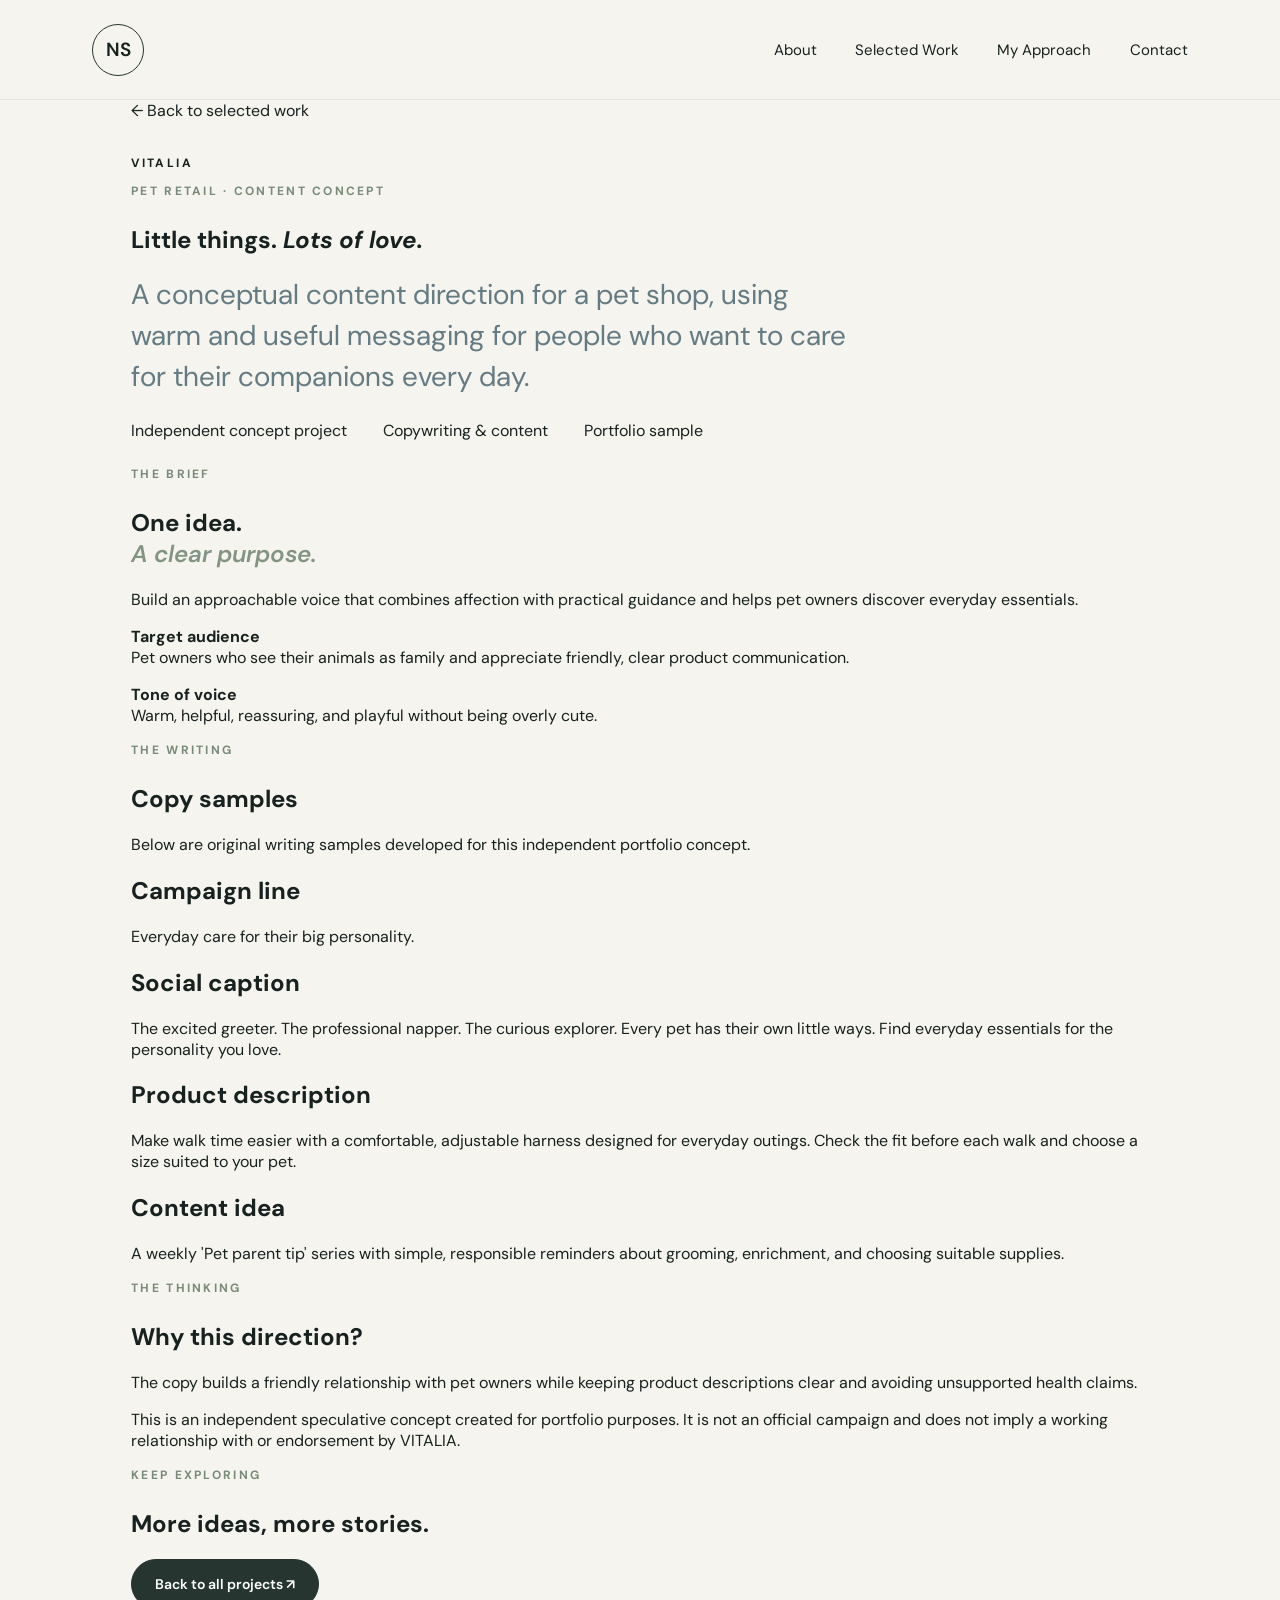
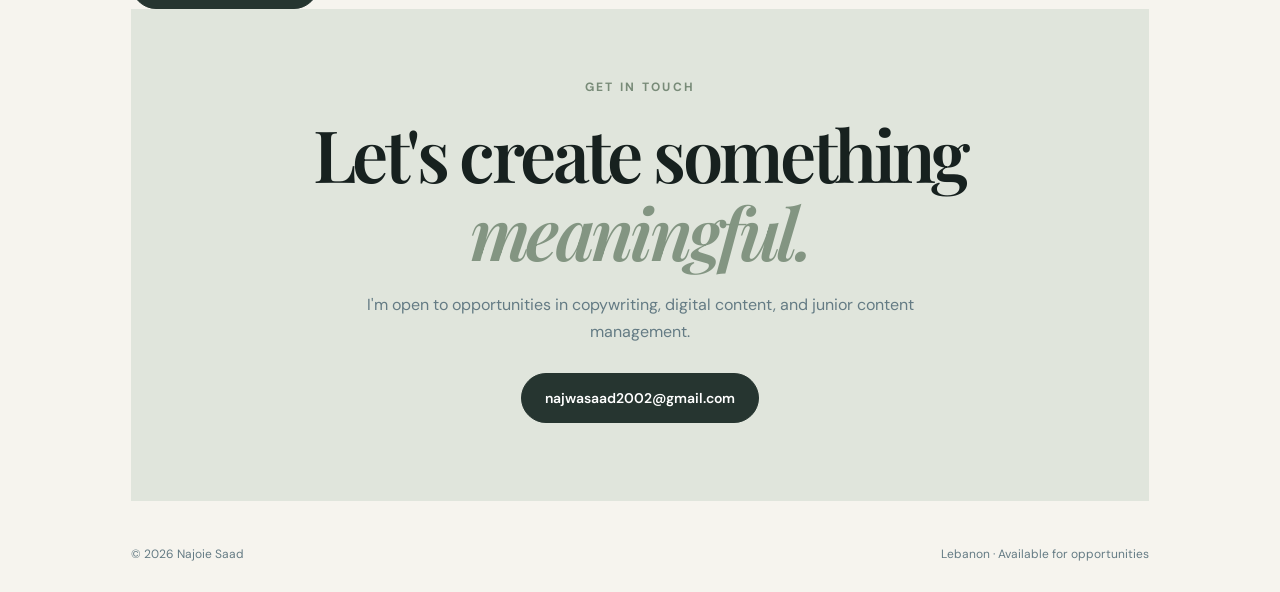
<file: vitalia.html>
<!DOCTYPE html>
<html lang="en">
<head>
  <meta charset="UTF-8" />
  <meta name="viewport" content="width=device-width, initial-scale=1.0" />
  <meta name="description" content="VITALIA conceptual copywriting project by Najoie Saad." />
  <title>VITALIA | Najoie Saad Portfolio</title>
  <link rel="preconnect" href="https://fonts.googleapis.com">
  <link rel="preconnect" href="https://fonts.gstatic.com" crossorigin>
  <link href="https://fonts.googleapis.com/css2?family=DM+Sans:wght@400;500;600;700&family=Playfair+Display:ital,wght@0,600;0,700;1,600;1,700&display=swap" rel="stylesheet">
  <link rel="stylesheet" href="style.css" />
</head>
<body>
  <header class="nav">
    <a class="logo" href="index.html#home" aria-label="Najoie Saad home">NS</a>
    <nav aria-label="Main navigation">
      <a href="index.html#about">About</a>
      <a href="index.html#work">Selected Work</a>
      <a href="index.html#process">My Approach</a>
      <a href="index.html#contact">Contact</a>
    </nav>
  </header>
  <main>
    <section class="section-wrap project-page-hero">
      <a class="back-link" href="index.html#work">← Back to selected work</a>
      <p class="brand-label">VITALIA</p>
      <p class="eyebrow">PET RETAIL · CONTENT CONCEPT</p>
      <h1>Little things. <em>Lots of love.</em></h1>
      <p class="lead">A conceptual content direction for a pet shop, using warm and useful messaging for people who want to care for their companions every day.</p>
      <div class="project-meta"><span>Independent concept project</span><span>Copywriting & content</span><span>Portfolio sample</span></div>
    </section>
    <section class="case-study">
      <div class="section-wrap case-grid">
        <aside class="case-sidebar">
          <p class="eyebrow">THE BRIEF</p>
          <h2>One idea.<br><em>A clear purpose.</em></h2>
          <p>Build an approachable voice that combines affection with practical guidance and helps pet owners discover everyday essentials.</p>
          <p><strong>Target audience</strong><br>Pet owners who see their animals as family and appreciate friendly, clear product communication.</p>
          <p><strong>Tone of voice</strong><br>Warm, helpful, reassuring, and playful without being overly cute.</p>
        </aside>
        <div class="case-content">
          <section><p class="eyebrow">THE WRITING</p><h2>Copy samples</h2><p>Below are original writing samples developed for this independent portfolio concept.</p></section>
          <section><h2>Campaign line</h2><div class="copy-sample"><p>Everyday care for their big personality.</p></div></section>
<section><h2>Social caption</h2><div class="copy-sample"><p>The excited greeter. The professional napper. The curious explorer. Every pet has their own little ways. Find everyday essentials for the personality you love.</p></div></section>
<section><h2>Product description</h2><div class="copy-sample"><p>Make walk time easier with a comfortable, adjustable harness designed for everyday outings. Check the fit before each walk and choose a size suited to your pet.</p></div></section>
<section><h2>Content idea</h2><div class="copy-sample"><p>A weekly 'Pet parent tip' series with simple, responsible reminders about grooming, enrichment, and choosing suitable supplies.</p></div></section>

          <section><p class="eyebrow">THE THINKING</p><h2>Why this direction?</h2><p>The copy builds a friendly relationship with pet owners while keeping product descriptions clear and avoiding unsupported health claims.</p></section>
          <p class="case-note">This is an independent speculative concept created for portfolio purposes. It is not an official campaign and does not imply a working relationship with or endorsement by VITALIA.</p>
        </div>
      </div>
    </section>
    <section class="section-wrap next-project">
      <div><p class="eyebrow">KEEP EXPLORING</p><h2>More ideas, more stories.</h2></div>
      <a class="button primary" href="index.html#work">Back to all projects ↗</a>
    </section>
    <section id="contact" class="section-wrap contact-section">
      <p class="eyebrow">GET IN TOUCH</p>
      <h2>Let's create something<br><em>meaningful.</em></h2>
      <p>I'm open to opportunities in copywriting, digital content, and junior content management.</p>
      <div class="contact-buttons"><a class="button primary" href="mailto:najwasaad2002@gmail.com">najwasaad2002@gmail.com</a></div>
    </section>
  </main>
  <footer class="footer"><span>© 2026 Najoie Saad</span><span>Lebanon · Available for opportunities</span></footer>
</body>
</html>
</file>
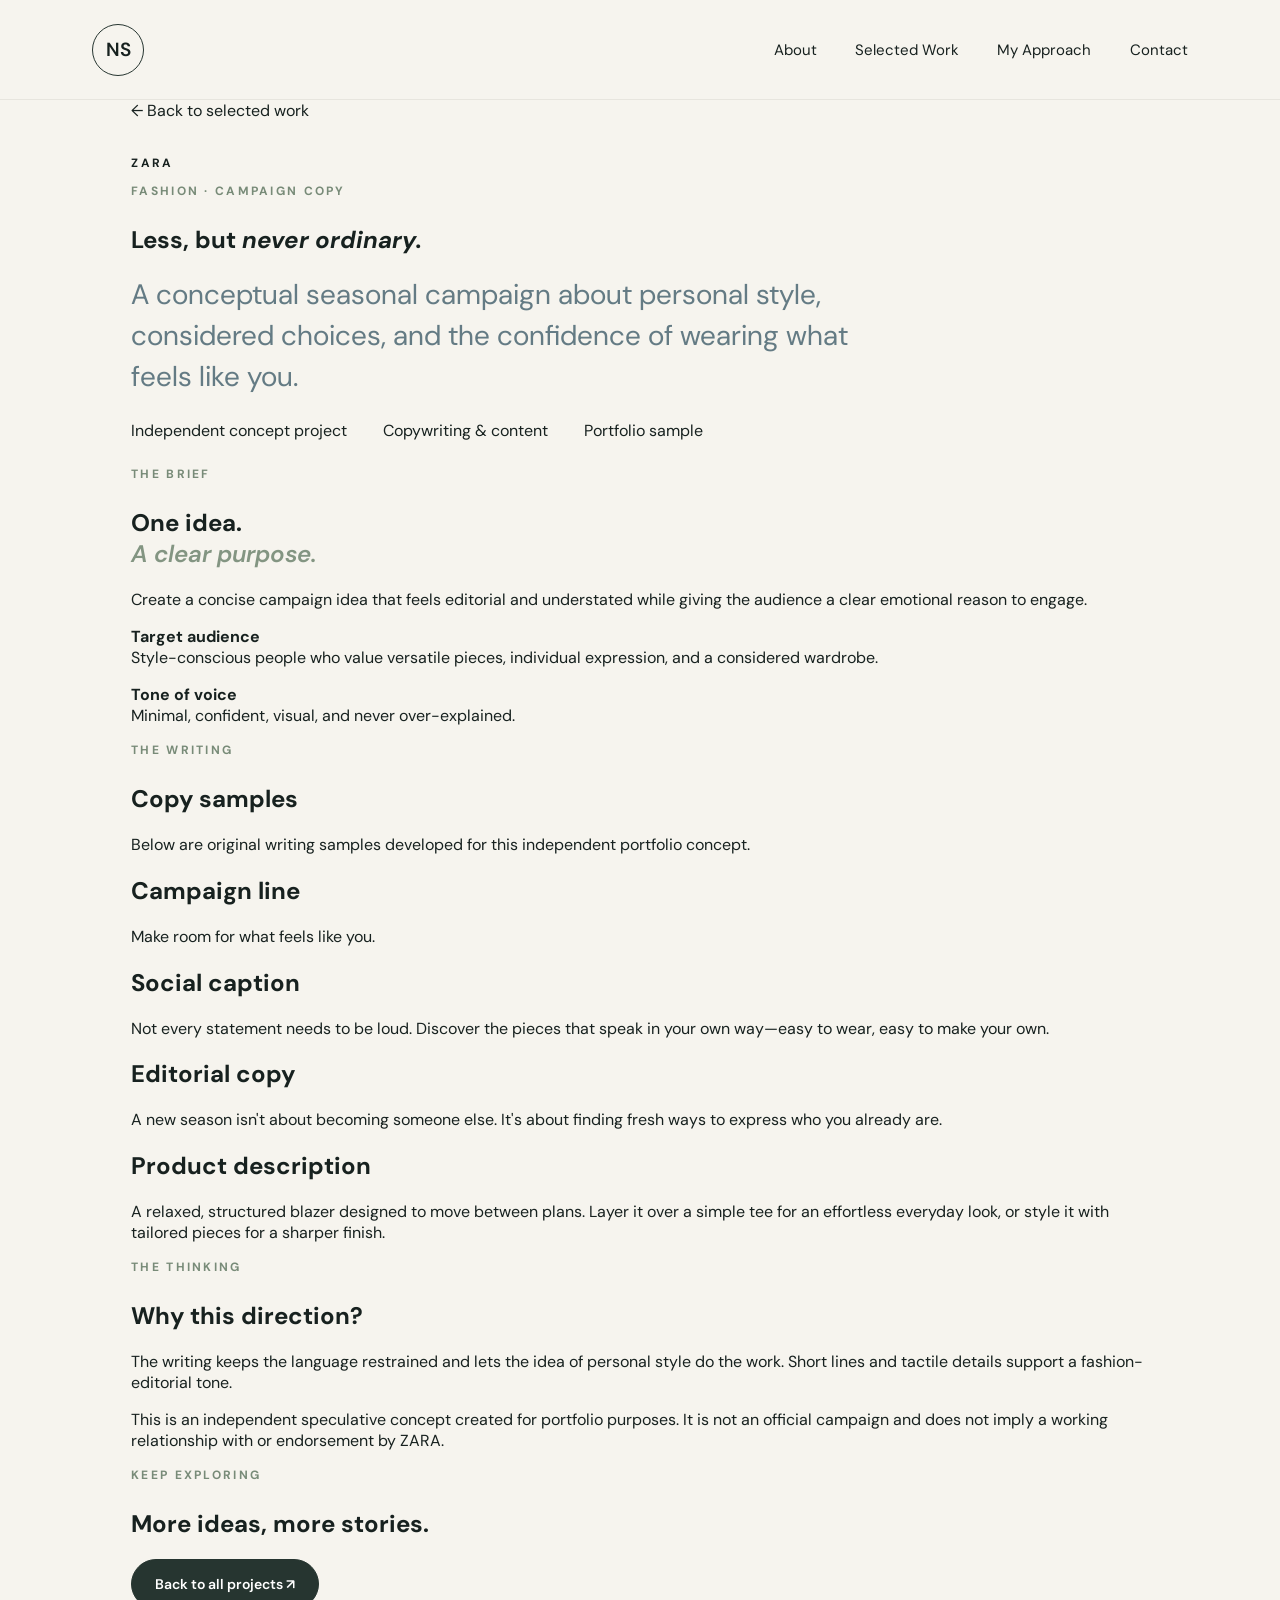
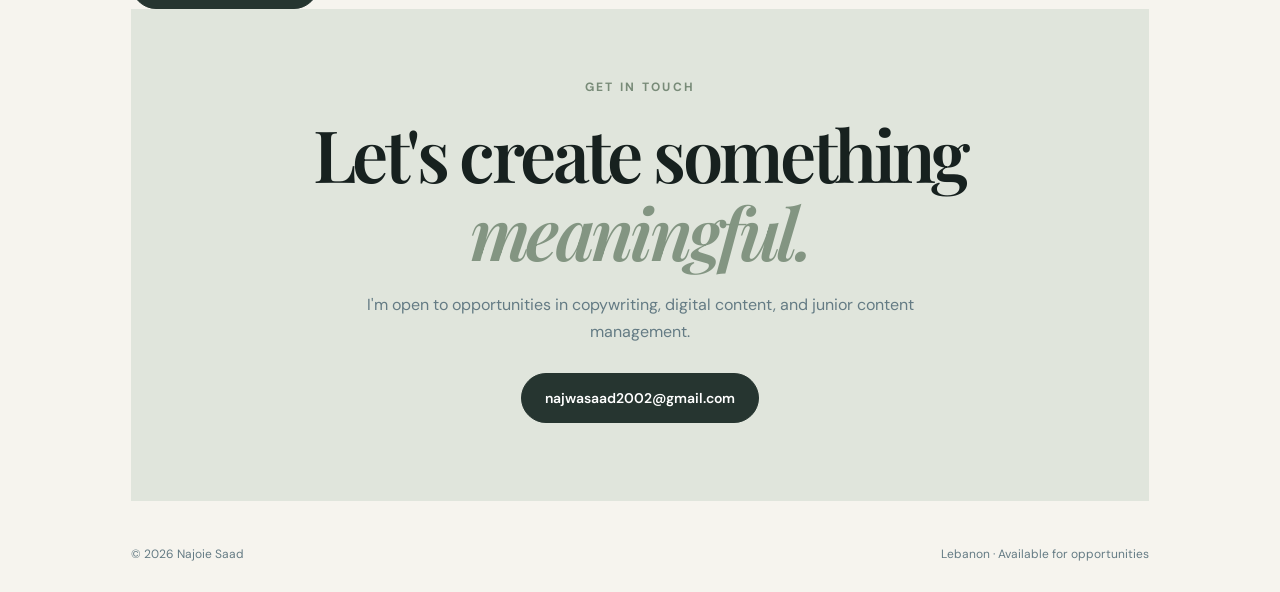
<file: zara.html>
<!DOCTYPE html>
<html lang="en">
<head>
  <meta charset="UTF-8" />
  <meta name="viewport" content="width=device-width, initial-scale=1.0" />
  <meta name="description" content="ZARA conceptual copywriting project by Najoie Saad." />
  <title>ZARA | Najoie Saad Portfolio</title>
  <link rel="preconnect" href="https://fonts.googleapis.com">
  <link rel="preconnect" href="https://fonts.gstatic.com" crossorigin>
  <link href="https://fonts.googleapis.com/css2?family=DM+Sans:wght@400;500;600;700&family=Playfair+Display:ital,wght@0,600;0,700;1,600;1,700&display=swap" rel="stylesheet">
  <link rel="stylesheet" href="style.css" />
</head>
<body>
  <header class="nav">
    <a class="logo" href="index.html#home" aria-label="Najoie Saad home">NS</a>
    <nav aria-label="Main navigation">
      <a href="index.html#about">About</a>
      <a href="index.html#work">Selected Work</a>
      <a href="index.html#process">My Approach</a>
      <a href="index.html#contact">Contact</a>
    </nav>
  </header>
  <main>
    <section class="section-wrap project-page-hero">
      <a class="back-link" href="index.html#work">← Back to selected work</a>
      <p class="brand-label">ZARA</p>
      <p class="eyebrow">FASHION · CAMPAIGN COPY</p>
      <h1>Less, but <em>never ordinary.</em></h1>
      <p class="lead">A conceptual seasonal campaign about personal style, considered choices, and the confidence of wearing what feels like you.</p>
      <div class="project-meta">
  <span>Independent concept project</span>
  <span>Copywriting &amp; content</span>
  <span>Portfolio sample</span>
</div>
    </section>
    <section class="case-study">
      <div class="section-wrap case-grid">
        <aside class="case-sidebar">
          <p class="eyebrow">THE BRIEF</p>
          <h2>One idea.<br><em>A clear purpose.</em></h2>
          <p>Create a concise campaign idea that feels editorial and understated while giving the audience a clear emotional reason to engage.</p>
          <p><strong>Target audience</strong><br>Style-conscious people who value versatile pieces, individual expression, and a considered wardrobe.</p>
          <p><strong>Tone of voice</strong><br>Minimal, confident, visual, and never over-explained.</p>
        </aside>
        <div class="case-content">
          <section><p class="eyebrow">THE WRITING</p><h2>Copy samples</h2><p>Below are original writing samples developed for this independent portfolio concept.</p></section>
          <section><h2>Campaign line</h2><div class="copy-sample"><p>Make room for what feels like you.</p></div></section>
<section><h2>Social caption</h2><div class="copy-sample"><p>Not every statement needs to be loud. Discover the pieces that speak in your own way—easy to wear, easy to make your own.</p></div></section>
<section><h2>Editorial copy</h2><div class="copy-sample"><p>A new season isn't about becoming someone else. It's about finding fresh ways to express who you already are.</p></div></section>
<section><h2>Product description</h2><div class="copy-sample"><p>A relaxed, structured blazer designed to move between plans. Layer it over a simple tee for an effortless everyday look, or style it with tailored pieces for a sharper finish.</p></div></section>

          <section><p class="eyebrow">THE THINKING</p><h2>Why this direction?</h2><p>The writing keeps the language restrained and lets the idea of personal style do the work. Short lines and tactile details support a fashion-editorial tone.</p></section>
          <p class="case-note">This is an independent speculative concept created for portfolio purposes. It is not an official campaign and does not imply a working relationship with or endorsement by ZARA.</p>
        </div>
      </div>
    </section>
    <section class="section-wrap next-project">
      <div><p class="eyebrow">KEEP EXPLORING</p><h2>More ideas, more stories.</h2></div>
      <a class="button primary" href="index.html#work">Back to all projects ↗</a>
    </section>
    <section id="contact" class="section-wrap contact-section">
      <p class="eyebrow">GET IN TOUCH</p>
      <h2>Let's create something<br><em>meaningful.</em></h2>
      <p>I'm open to opportunities in copywriting, digital content, and junior content management.</p>
      <div class="contact-buttons"><a class="button primary" href="mailto:najwasaad2002@gmail.com">najwasaad2002@gmail.com</a></div>
    </section>
  </main>
  <footer class="footer"><span>© 2026 Najoie Saad</span><span>Lebanon · Available for opportunities</span></footer>
</body>
</html>
</file>
<file: style.css>
/* Najoie Saad — Copywriting Portfolio */
:root {
  --paper: #f6f4ee;
  --white: #fffefa;
  --ink: #17211f;
  --green: #263530;
  --sage: #839582;
  --muted: #647b84;
  --line: #dce0d7;
  --soft-sage: #e0e5dc;
  --serif: "Playfair Display", Georgia, serif;
  --sans: "DM Sans", Arial, sans-serif;
}
* { box-sizing: border-box; }
html { scroll-behavior: smooth; scroll-padding-top: 90px; }
body { margin: 0; background: var(--paper); color: var(--ink); font-family: var(--sans); -webkit-font-smoothing: antialiased; }
a { color: inherit; text-decoration: none; }
.nav { height: 100px; padding: 0 max(7.2vw, 28px); display: flex; align-items: center; justify-content: space-between; border-bottom: 1px solid #e7e5de; background: rgba(246,244,238,.96); position: sticky; top: 0; z-index: 10; backdrop-filter: blur(12px); }
.logo { width: 52px; height: 52px; border: 1px solid var(--green); border-radius: 50%; display: grid; place-items: center; font-size: 19px; font-weight: 600; }
.nav nav { display: flex; gap: clamp(20px, 3vw, 44px); align-items: center; }
.nav nav a { font-size: 15px; transition: color .2s ease; }
.nav nav a:hover { color: var(--sage); }
.section-wrap { width: min(1296px, 79.5%); margin-inline: auto; }
.hero { min-height: 660px; display: grid; grid-template-columns: 1.55fr .8fr; align-items: center; gap: 8%; padding-block: 80px 90px; }
.eyebrow { color: #788b78; letter-spacing: .19em; font-size: 12px; font-weight: 700; margin: 0 0 25px; }
.hero h1 { font: 700 clamp(64px, 8.4vw, 112px)/.98 var(--serif); letter-spacing: -.065em; margin: 0 0 28px; max-width: 720px; }
.hero h1 span { display: block; font-style: italic; color: var(--sage); }
.lead { color: var(--muted); font-size: clamp(22px, 2.2vw, 29px); line-height: 1.45; max-width: 730px; margin: 0 0 14px; }
.intro { color: #657b82; font-size: 17px; line-height: 1.8; max-width: 690px; margin: 0; }
.buttons, .contact-buttons { display: flex; flex-wrap: wrap; gap: 12px; margin-top: 30px; }
.button { min-height: 50px; padding: 0 23px; border-radius: 100px; display: inline-flex; align-items: center; justify-content: center; gap: 12px; font-size: 14px; font-weight: 600; border: 1px solid var(--line); transition: transform .2s ease, background .2s ease; }
.button:hover { transform: translateY(-2px); }
.button.primary { background: var(--green); color: white; border-color: var(--green); }
.button.secondary { background: transparent; }
.hero-card { background: var(--green); color: #fffefa; min-height: 390px; padding: 54px 48px; box-shadow: 20px 20px 0 #e0e4dc; }
.initials { font: 700 90px/.95 var(--serif); letter-spacing: -.06em; margin-bottom: 25px; }
.card-traits { font-size: 15px; line-height: 1.7; color: #e0e5dc; margin: 0; }
.mini-line { height: 1px; background: #87948a; width: 58%; margin: 36px 0 27px; }
.hero-card h2 { font-size: 22px; margin: 0 0 10px; }
.hero-card > p:last-child { color: #c6d1c8; line-height: 1.65; font-size: 14px; margin: 0; }
.about-section { padding-block: 95px; display: grid; grid-template-columns: 1fr 1fr; gap: 10%; border-top: 1px solid var(--line); }
.about-section h2, .section-heading h2, .process-section h2, .background-section h2 { font: 600 clamp(36px, 4.2vw, 55px)/1.12 var(--serif); letter-spacing: -.04em; margin: 0; }
h2 em { color: var(--sage); font-weight: 600; }
.about-text p, .background-section p { color: var(--muted); font-size: 16px; line-height: 1.85; margin: 0 0 15px; }
.work-section { background: #eeeee7; padding: 92px 0 85px; }
.section-heading { display: flex; justify-content: space-between; align-items: end; gap: 40px; margin-bottom: 40px; }
.section-heading .eyebrow { margin-bottom: 18px; }
.section-note { color: var(--muted); line-height: 1.7; max-width: 330px; margin: 0 0 5px; font-size: 15px; }
.project-grid { display: grid; grid-template-columns: repeat(2, minmax(0, 1fr)); gap: 18px; }
.project-card { min-height: 390px; padding: 30px; border: 1px solid rgba(23,33,31,.08); display: flex; flex-direction: column; }
.project-dark { background: #263530; color: #fffefa; }
.project-rose { background: #f1e4df; }
.project-lime { background: #e2e8d8; }
.project-blue { background: #e0e7e8; }
.project-sand { background: #e9e1d3; }
.project-green { background: #dfe7dc; }
.project-coffee { background: #e8ddd0; }
.project-top { display: flex; justify-content: space-between; gap: 10px; font-size: 10px; font-weight: 700; letter-spacing: .14em; opacity: .72; }
.brand-label { font-size: 12px; letter-spacing: .2em; font-weight: 700; margin: 34px 0 12px; }
.project-card h3 { font: 600 clamp(31px, 3.5vw, 43px)/1.07 var(--serif); letter-spacing: -.04em; margin: 0 0 18px; }
.project-card h3 em { font-weight: 600; }
.project-description { font-size: 14px; line-height: 1.75; color: inherit; opacity: .78; margin: 0 0 24px; max-width: 520px; }
.sample-copy { margin-top: auto; border-top: 1px solid currentColor; border-color: rgba(23,33,31,.18); padding-top: 16px; }
.project-dark .sample-copy { border-color: rgba(255,255,255,.28); }
.sample-label { display: block; font-size: 9px; letter-spacing: .16em; font-weight: 700; opacity: .68; margin-bottom: 9px; }
.sample-copy p { font: 600 17px/1.5 var(--serif); margin: 0; }
.tags { display: flex; flex-wrap: wrap; gap: 7px; margin-top: 18px; }
.tags span { font-size: 10px; padding: 7px 10px; border: 1px solid rgba(23,33,31,.2); border-radius: 100px; }
.project-dark .tags span { border-color: rgba(255,255,255,.3); }
.disclaimer { color: #687b7d; font-size: 12px; line-height: 1.7; margin: 22px 0 0; max-width: 800px; }
.process-section { padding-block: 100px; }
.process-section .eyebrow { margin-bottom: 20px; }
.process-grid { display: grid; grid-template-columns: repeat(3, 1fr); gap: 28px; margin-top: 42px; }
.process-grid article { padding: 25px 0; border-top: 1px solid var(--line); }
.process-grid article > span { color: var(--sage); font-size: 12px; font-weight: 700; letter-spacing: .12em; }
.process-grid h3 { font: 600 25px var(--serif); margin: 18px 0 10px; }
.process-grid p { color: var(--muted); line-height: 1.75; font-size: 14px; margin: 0; }
.skills-strip { display: flex; flex-wrap: wrap; gap: 10px; padding-top: 35px; }
.skills-strip span { padding: 10px 14px; border: 1px solid var(--line); border-radius: 100px; font-size: 12px; color: #566e70; }
.background-section { background: var(--soft-sage); padding: 58px 6%; margin-bottom: 95px; display: grid; grid-template-columns: .65fr 1.35fr; gap: 6%; align-items: start; }
.background-section .eyebrow { margin-top: 10px; }
.background-section h2 { margin-bottom: 18px; }
.background-section p { max-width: 760px; margin-bottom: 0; }
.contact-section { background: var(--soft-sage); padding: 70px 25px 78px; text-align: center; margin-bottom: 45px; }
.contact-section .eyebrow { margin-bottom: 20px; }
.contact-section h2 { font: 600 clamp(42px, 6vw, 72px)/1.08 var(--serif); letter-spacing: -.05em; margin: 0 0 20px; }
.contact-section > p:not(.eyebrow) { color: var(--muted); line-height: 1.7; max-width: 600px; margin: 0 auto; }
.contact-buttons { justify-content: center; margin-top: 28px; }
.footer { width: min(1296px, 79.5%); margin: 0 auto; padding: 0 0 30px; display: flex; justify-content: space-between; gap: 20px; color: var(--muted); font-size: 12px; }
@media (max-width: 900px) {
  .section-wrap, .footer { width: 86%; }
  .hero { grid-template-columns: 1fr; gap: 45px; padding-block: 65px; }
  .hero-card { width: min(100%, 500px); min-height: 0; }
  .about-section, .background-section { grid-template-columns: 1fr; gap: 28px; }
  .section-heading { align-items: start; flex-direction: column; gap: 18px; }
}
@media (max-width: 620px) {
  .nav { height: auto; min-height: 82px; padding: 15px 7%; align-items: flex-start; gap: 16px; }
  .logo { flex: 0 0 45px; width: 45px; height: 45px; }
  .nav nav { justify-content: flex-end; flex-wrap: wrap; gap: 12px 16px; padding-top: 4px; }
  .nav nav a { font-size: 12px; }
  .section-wrap, .footer { width: 88%; }
  .hero { min-height: auto; padding-block: 55px 65px; }
  .hero h1 { font-size: clamp(58px, 17vw, 82px); }
  .eyebrow { font-size: 10px; line-height: 1.6; }
  .hero-card { padding: 35px 30px; box-shadow: 10px 10px 0 #e0e4dc; }
  .initials { font-size: 72px; }
  .about-section, .process-section { padding-block: 65px; }
  .work-section { padding-block: 65px; }
  .project-grid, .process-grid { grid-template-columns: 1fr; }
  .project-card { min-height: 350px; padding: 25px; }
  .background-section { padding: 35px 27px; margin-bottom: 65px; }
  .contact-section { padding: 52px 20px; }
  .contact-buttons, .buttons { align-items: stretch; flex-direction: column; }
  .button { width: 100%; }
  .footer { flex-direction: column; gap: 8px; }
}
.project-meta {
    display: flex;
    flex-wrap: wrap;
    align-items: center;
    gap: 8px 24px !important;
    margin-top: 20px;
    margin-bottom: 20px;
    line-height: 1.8;
}

.project-meta span {
    display: inline-block;
    margin-right: 12px;
}
</file>
